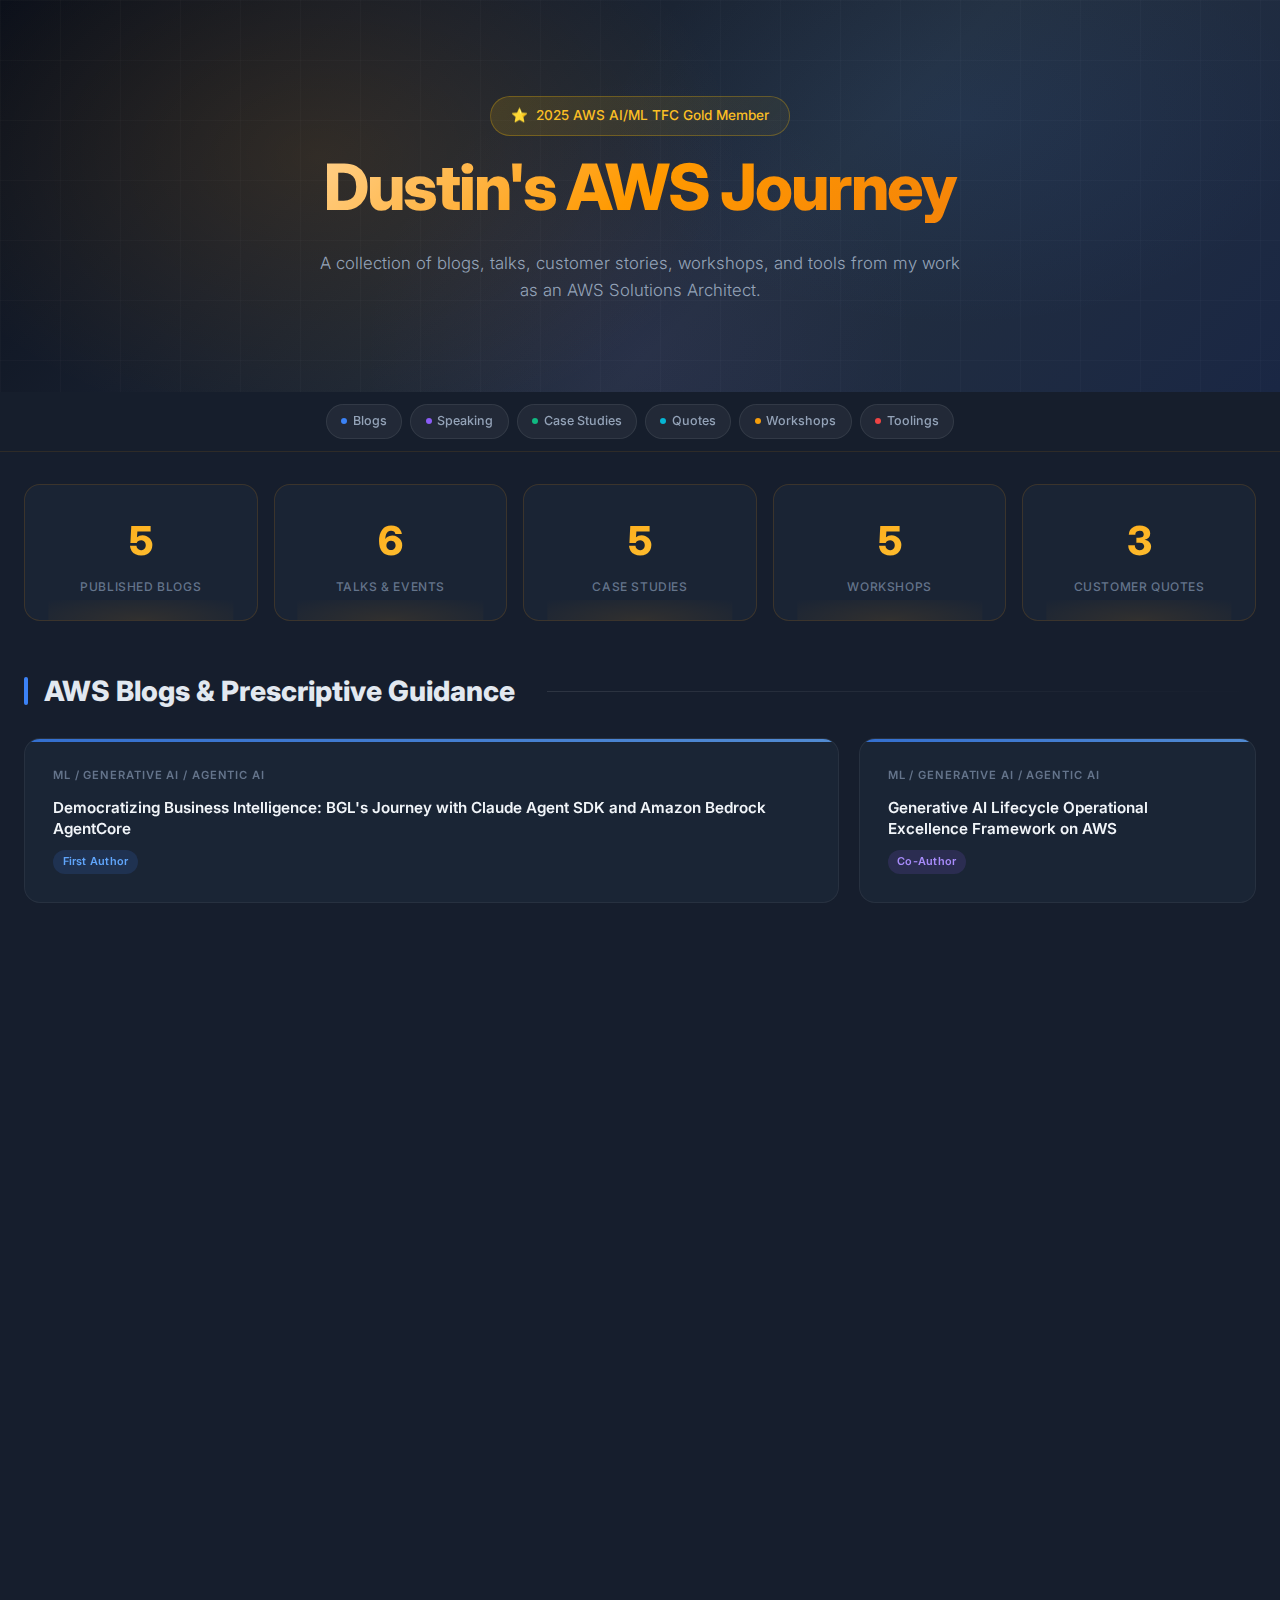
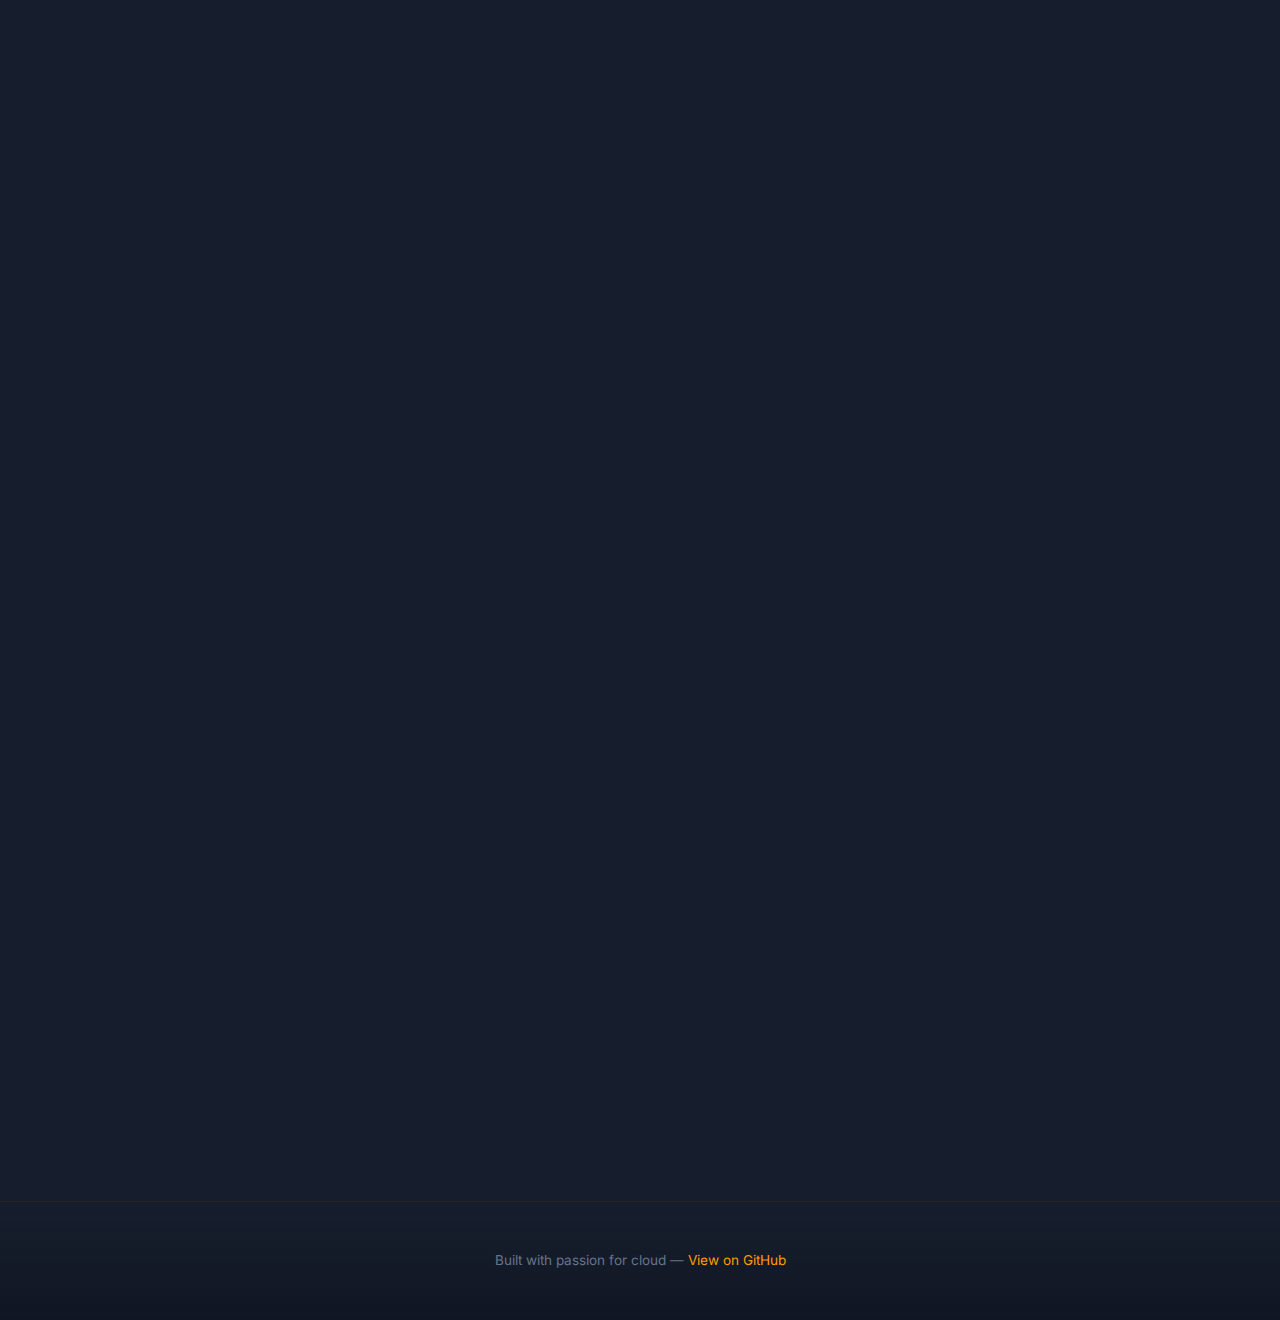
<file: index.html>
<!DOCTYPE html>
<html lang="en">
<head>
  <meta charset="UTF-8">
  <meta name="viewport" content="width=device-width, initial-scale=1.0">
  <title>Dustin's AWS Journey - Body of Work (Bento)</title>
  <meta name="description" content="AWS Solutions Architect Body of Work - Blogs, Speaking, Customer Case Studies, Workshops and more.">
  <link rel="stylesheet" href="css/shared.css">
  <link rel="stylesheet" href="css/bento.css">
</head>
<body>

  <!-- Hero Header -->
  <header class="bento-header">
    <div class="award-badge">2025 AWS AI/ML TFC Gold Member</div>
    <h1>Dustin's AWS Journey</h1>
    <p class="subtitle">A collection of blogs, talks, customer stories, workshops, and tools from my work as an AWS Solutions Architect.</p>
  </header>

  <!-- Filter Nav -->
  <nav class="filter-nav">
    <a href="#blogs" class="filter-pill" data-cat="blogs"><span class="dot"></span>Blogs</a>
    <a href="#speaking" class="filter-pill" data-cat="speaking"><span class="dot"></span>Speaking</a>
    <a href="#case-studies" class="filter-pill" data-cat="customers"><span class="dot"></span>Case Studies</a>
    <a href="#quotes" class="filter-pill" data-cat="quotes"><span class="dot"></span>Quotes</a>
    <a href="#workshops" class="filter-pill" data-cat="workshops"><span class="dot"></span>Workshops</a>
    <a href="#tools" class="filter-pill" data-cat="tools"><span class="dot"></span>Toolings</a>
  </nav>

  <div class="bento-container">

    <!-- Stats -->
    <div class="stats-row animate-on-scroll">
      <div class="stat-card">
        <div class="stat-number" data-target="5">0</div>
        <div class="stat-label">Published Blogs</div>
      </div>
      <div class="stat-card">
        <div class="stat-number" data-target="6">0</div>
        <div class="stat-label">Talks & Events</div>
      </div>
      <div class="stat-card">
        <div class="stat-number" data-target="5">0</div>
        <div class="stat-label">Case Studies</div>
      </div>
      <div class="stat-card">
        <div class="stat-number" data-target="5">0</div>
        <div class="stat-label">Workshops</div>
      </div>
      <div class="stat-card">
        <div class="stat-number" data-target="3">0</div>
        <div class="stat-label">Customer Quotes</div>
      </div>
    </div>

    <!-- Blogs Section -->
    <div id="blogs">
      <h2 class="bento-section-title animate-on-scroll"><span class="dot" style="background:var(--color-blogs)"></span>AWS Blogs & Prescriptive Guidance</h2>
      <div class="bento-grid">

        <div class="bento-card animate-on-scroll" data-category="blogs">
          <div class="card-category">ML / Generative AI / Agentic AI</div>
          <h3><a href="https://aws.amazon.com/blogs/machine-learning/democratizing-business-intelligence-bgls-journey-with-claude-agent-sdk-and-amazon-bedrock-agentcore/" target="_blank" rel="noopener">Democratizing Business Intelligence: BGL's Journey with Claude Agent SDK and Amazon Bedrock AgentCore</a></h3>
          <span class="card-tag first-author">First Author</span>
        </div>

        <div class="bento-card animate-on-scroll" data-category="blogs">
          <div class="card-category">ML / Generative AI / Agentic AI</div>
          <h3><a href="https://docs.aws.amazon.com/prescriptive-guidance/latest/gen-ai-lifecycle-operational-excellence/introduction.html" target="_blank" rel="noopener">Generative AI Lifecycle Operational Excellence Framework on AWS</a></h3>
          <span class="card-tag co-author">Co-Author</span>
        </div>

        <div class="bento-card animate-on-scroll" data-category="blogs">
          <div class="card-category">ML / Generative AI / Agentic AI</div>
          <h3><a href="https://aws.amazon.com/blogs/machine-learning/enhance-deployment-guardrails-with-inference-component-rolling-updates-for-amazon-sagemaker-ai-inference/" target="_blank" rel="noopener">Enhance Deployment Guardrails with Inference Component Rolling Updates for Amazon SageMaker AI Inference</a></h3>
          <span class="card-tag co-author">Co-Author</span>
        </div>

        <div class="bento-card animate-on-scroll" data-category="blogs">
          <div class="card-category">ML / Generative AI / Agentic AI</div>
          <h3><a href="https://builder.aws.com/content/35hACaxZKaIWCo2VCgt2fP7JOR4/scaling-agentic-coding-tools-like-claude-code-across-your-organization-what-we-learned-from-ctos-in-the-field" target="_blank" rel="noopener" class="internal-link" title="Internal - requires AWS access">Scaling Agentic Coding Tools Like Claude Code Across Your Organization</a></h3>
          <span class="card-tag first-author">First Author</span>
        </div>

        <div class="bento-card animate-on-scroll" data-category="blogs">
          <div class="card-category">ML / Generative AI / Agentic AI</div>
          <h3><a href="https://builder.aws.com/content/30O5JJPjEeCugL5MAfSM9TTcd9p/deploying-claude-agent-sdk-on-amazon-bedrock-agentcore-runtime" target="_blank" rel="noopener" class="internal-link" title="Internal - requires AWS access">Deploying Claude Agent SDK on Amazon Bedrock AgentCore Runtime</a></h3>
          <span class="card-tag first-author">First Author</span>
        </div>

      </div>
    </div>

    <!-- Speaking Section -->
    <div id="speaking">
      <h2 class="bento-section-title animate-on-scroll"><span class="dot" style="background:var(--color-speaking)"></span>Deep Dives, Summit Speaking & Hackathon</h2>
      <div class="bento-grid no-featured">

        <div class="bento-card has-image animate-on-scroll" data-category="speaking">
          <div class="card-category">2025 OneANZ Agentic Hackathon</div>
          <h3>Multi-Agent Powered Property Buyer Agency</h3>
          <span class="card-tag hackathon">Hackathon</span>
          <img src="images/landchecker_hackathon_final.jpg" alt="OneANZ Agentic Hackathon" loading="lazy" class="lightbox-trigger">
        </div>

        <div class="bento-card has-image animate-on-scroll" data-category="speaking">
          <div class="card-category">ML / Generative AI / Agentic AI</div>
          <h3>Video Q&A with Amazon Bedrock and Marqo AI</h3>
          <span class="card-tag joint-solution">AWS Joint Customer Solution</span>
          <img src="images/video_qa_with_amazon_bedrock_and_marqo_ai.png" alt="Video Q&A with Amazon Bedrock and Marqo AI" loading="lazy" class="lightbox-trigger">
        </div>

        <div class="bento-card has-image animate-on-scroll" data-category="speaking">
          <div class="card-category">ML / Generative AI / Agentic AI</div>
          <h3>Observability for GenAI Applications with Amazon Bedrock and Langfuse</h3>
          <div class="card-meta">AWS Global TFC Annual Summit, Seattle, WA, USA, April 2025</div>
          <span class="card-tag summit">TFC Summit</span>
          <img src="images/observability_for_GenAI_applications_with_bedrock_and_langfuse.png" alt="Observability for GenAI Applications" loading="lazy" class="lightbox-trigger">
        </div>

        <div class="bento-card has-image animate-on-scroll" data-category="speaking">
          <div class="card-category">ML / Generative AI / Agentic AI</div>
          <h3>GenAIOps with Langfuse</h3>
          <div class="card-meta">AWS Tech Summit Sydney 2025</div>
          <span class="card-tag summit">Tech Summit</span>
          <img src="images/genai_ops_aws_tech_summit_sydney.png" alt="GenAIOps with Langfuse" loading="lazy" class="lightbox-trigger">
        </div>

        <div class="bento-card has-image animate-on-scroll" data-category="speaking">
          <div class="card-category">ML / Generative AI / Agentic AI</div>
          <h3>Scaling Generative AI in Production with Amazon Nova</h3>
          <div class="card-meta">AWS Sydney Summit 2025 - With customer inGenious AI</div>
          <span class="card-tag summit">Sydney Summit</span>
          <img src="images/scaling_generative_ai_in_production_with_amazon_nova.png" alt="Scaling Generative AI in Production" loading="lazy" class="lightbox-trigger">
        </div>

        <div class="bento-card has-image animate-on-scroll" data-category="speaking">
          <div class="card-category">Data Analytics</div>
          <h3>Frugal Data Foundation for AI with Athena, DBT and Iceberg</h3>
          <div class="card-meta">AWS Tech Summit Sydney 2025</div>
          <span class="card-tag summit">Tech Summit</span>
          <img src="images/frugal_data_foundation_for_ai_with_amazon_athena_iceberg_dbt.png" alt="Frugal Data Foundation for AI" loading="lazy" class="lightbox-trigger">
        </div>

      </div>
    </div>

    <!-- Customer Case Studies -->
    <div id="case-studies">
      <h2 class="bento-section-title animate-on-scroll"><span class="dot" style="background:var(--color-customers)"></span>Customer Case Studies</h2>
      <div class="bento-grid">

        <div class="bento-card has-image animate-on-scroll" data-category="customers">
          <div class="card-category">ML / Generative AI / Agentic AI</div>
          <h3>WorkflowMax Intelligent Document Processing</h3>
          <img src="images/wfm_idp.png" alt="WorkflowMax IDP" loading="lazy" class="lightbox-trigger">
        </div>

        <div class="bento-card has-image animate-on-scroll" data-category="customers">
          <div class="card-category">ML / Generative AI / Agentic AI</div>
          <h3>Ingenious AI Amazon Nova LLM Case Study</h3>
          <img src="images/ingenious_ai_nova_case_study.png" alt="Ingenious AI Amazon Nova LLM Case Study" loading="lazy" class="lightbox-trigger">
        </div>

        <div class="bento-card has-image animate-on-scroll" data-category="customers">
          <div class="card-category">ML / Generative AI / Agentic AI</div>
          <h3>CrystalDelta Amazon Nova LLM Case Study</h3>
          <img src="images/crystal_delta_nova_case_study.png" alt="CrystalDelta Amazon Nova LLM Case Study" loading="lazy" class="lightbox-trigger">
        </div>

        <div class="bento-card has-image animate-on-scroll" data-category="customers">
          <div class="card-category">ML / Generative AI / Agentic AI</div>
          <h3>inGeniousAI re:Invent 2025 Keynote Highlight</h3>
          <span class="card-tag keynote">Keynote</span>
          <img src="images/ingenious_ai_nova.jpeg" alt="inGeniousAI re:Invent Keynote" loading="lazy" class="lightbox-trigger">
        </div>

        <div class="bento-card has-image animate-on-scroll" data-category="customers">
          <div class="card-category">Migration</div>
          <h3>WorkflowMax AWS Migration Case Study</h3>
          <img src="images/wfm_migration_case_study.png" alt="WorkflowMax AWS Migration Case Study" loading="lazy" class="lightbox-trigger">
        </div>

      </div>
    </div>

    <!-- Customer Quotes -->
    <div id="quotes">
      <h2 class="bento-section-title animate-on-scroll"><span class="dot" style="background:var(--color-quotes)"></span>Customer Quotes on AWS Services</h2>
      <div class="bento-grid no-featured">

        <div class="bento-card quote-card animate-on-scroll" data-category="quotes">
          <div class="quote-mark">&ldquo;</div>
          <div class="card-category">ML / Generative AI / Agentic AI</div>
          <h3><a href="https://aws.amazon.com/blogs/machine-learning/unlock-cost-savings-with-the-new-scale-down-to-zero-feature-in-amazon-sagemaker-inference/" target="_blank" rel="noopener">Unlock Cost Savings with the New Scale Down to Zero Feature in SageMaker Inference</a></h3>
          <div class="customer-name">Customer: Fortiro</div>
        </div>

        <div class="bento-card quote-card has-image animate-on-scroll" data-category="quotes">
          <div class="quote-mark">&ldquo;</div>
          <div class="card-category">ML / Generative AI / Agentic AI</div>
          <h3>Amazon Strands Agents SDK</h3>
          <div class="customer-name">Customer: Landchecker</div>
          <img src="images/landchecker_strands_testimoni.png" alt="Landchecker Strands Agents SDK testimonial" loading="lazy" class="lightbox-trigger">
        </div>

        <div class="bento-card quote-card has-image animate-on-scroll" data-category="quotes">
          <div class="quote-mark">&ldquo;</div>
          <div class="card-category">ML / Generative AI / Agentic AI</div>
          <h3>Amazon Strands Agents SDK</h3>
          <div class="customer-name">Customer: TeamForm</div>
          <img src="images/teamform_strands_testimoni.png" alt="TeamForm Strands Agents SDK testimonial" loading="lazy" class="lightbox-trigger">
        </div>

      </div>
    </div>

    <!-- Workshops -->
    <div id="workshops">
      <h2 class="bento-section-title animate-on-scroll"><span class="dot" style="background:var(--color-workshops)"></span>Hands-on Workshops</h2>
      <div class="bento-grid">

        <div class="bento-card animate-on-scroll" data-category="workshops">
          <div class="card-category">ML / Generative AI / Agentic AI</div>
          <h3><a href="https://catalog.us-east-1.prod.workshops.aws/workshops/2ab3895e-8b7c-4f5c-b0c7-8597d6954290" target="_blank" rel="noopener">Agentic AI with Claude Agent SDK and Amazon Bedrock AgentCore</a></h3>
        </div>

        <div class="bento-card animate-on-scroll" data-category="workshops">
          <div class="card-category">ML / Generative AI / Agentic AI</div>
          <h3><a href="https://catalog.workshops.aws/claude-code-on-amazon-bedrock" target="_blank" rel="noopener">Supercharge Your Development with Claude Code on Amazon Bedrock</a></h3>
        </div>

        <div class="bento-card animate-on-scroll" data-category="workshops">
          <div class="card-category">ML / Generative AI / Agentic AI</div>
          <h3><a href="https://catalog.workshops.aws/genaiops-langfuse" target="_blank" rel="noopener">GenAI Ops with Langfuse</a></h3>
        </div>

        <div class="bento-card animate-on-scroll" data-category="workshops">
          <div class="card-category">Data Analytics</div>
          <h3><a href="https://catalog.us-east-1.prod.workshops.aws/workshops/b157ba93-af71-43f5-8230-eff4a6b26719" target="_blank" rel="noopener">Better Together: Snowflake + AWS for Analytics and GenAI Workload</a></h3>
        </div>

        <div class="bento-card animate-on-scroll" data-category="workshops">
          <div class="card-category">Data Analytics</div>
          <h3><a href="https://catalog.workshops.aws/open-source-analytics-architecture" target="_blank" rel="noopener">Cost Effective Modern Data Platform with Athena, DBT, Iceberg, Strands SDK and MCP</a></h3>
        </div>

      </div>
    </div>

    <!-- Toolings -->
    <div id="tools">
      <h2 class="bento-section-title animate-on-scroll"><span class="dot" style="background:var(--color-tools)"></span>Internal Toolings & Demos</h2>
      <div class="bento-grid no-featured">

        <div class="bento-card animate-on-scroll" data-category="tools">
          <div class="card-category">Contributor</div>
          <h3><a href="https://gitlab.aws.dev/dolivoj/pizza-bot" target="_blank" rel="noopener" class="internal-link" title="Internal - requires AWS access">Pizza Bot</a></h3>
          <div class="card-meta">AI-powered assistant that helps you complete common AWS tasks faster and more efficiently. Built on OpenAPI (REST) and Model Context Protocol (MCP) specifications.</div>
        </div>

        <div class="bento-card animate-on-scroll" data-category="tools">
          <div class="card-category">Contributor</div>
          <h3><a href="https://broadcast.amazon.com/videos/1416629" target="_blank" rel="noopener" class="internal-link" title="Internal - requires AWS access">Inferencing DeepSeek-R1-Distill-LLama-8B on Trainium2 and vLLM</a></h3>
        </div>

      </div>
    </div>

  </div>

  <!-- Footer -->
  <footer class="bento-footer">
    <p>Built with passion for cloud &mdash; <a href="https://github.com/grhaonan/my-aws-journey" target="_blank" rel="noopener">View on GitHub</a></p>
  </footer>

  <script src="js/main.js"></script>
  <script>
    // Dynamic stat counts - counts .bento-card elements in each section
    document.addEventListener('DOMContentLoaded', () => {
      const sectionMap = {
        'Published Blogs': '#blogs',
        'Talks & Events': '#speaking',
        'Case Studies': '#case-studies',
        'Workshops': '#workshops',
        'Customer Quotes': '#quotes',
      };
      document.querySelectorAll('.stat-card').forEach(card => {
        const label = card.querySelector('.stat-label')?.textContent.trim();
        const sectionId = sectionMap[label];
        if (sectionId) {
          const count = document.querySelectorAll(sectionId + ' .bento-card').length;
          const numEl = card.querySelector('.stat-number');
          if (numEl) numEl.setAttribute('data-target', count);
        }
      });
    });
  </script>
</body>
</html>
</file>
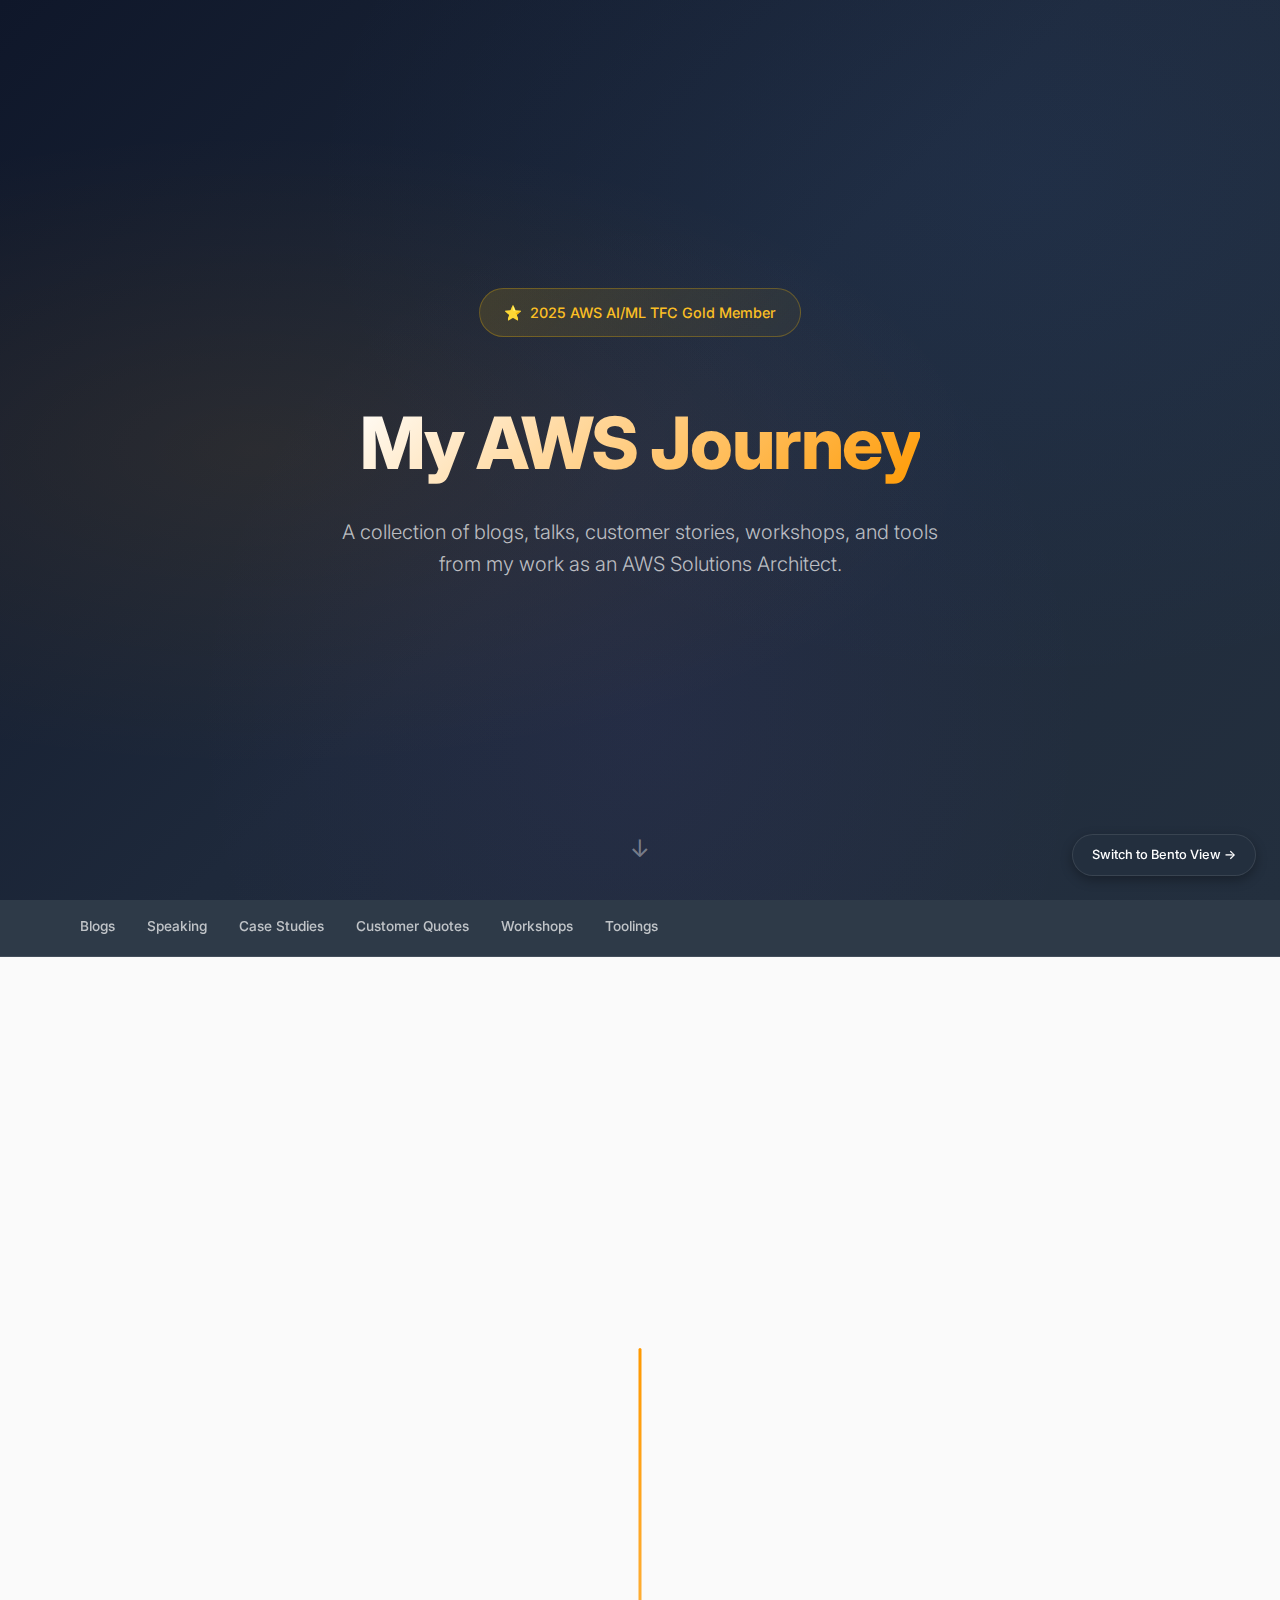
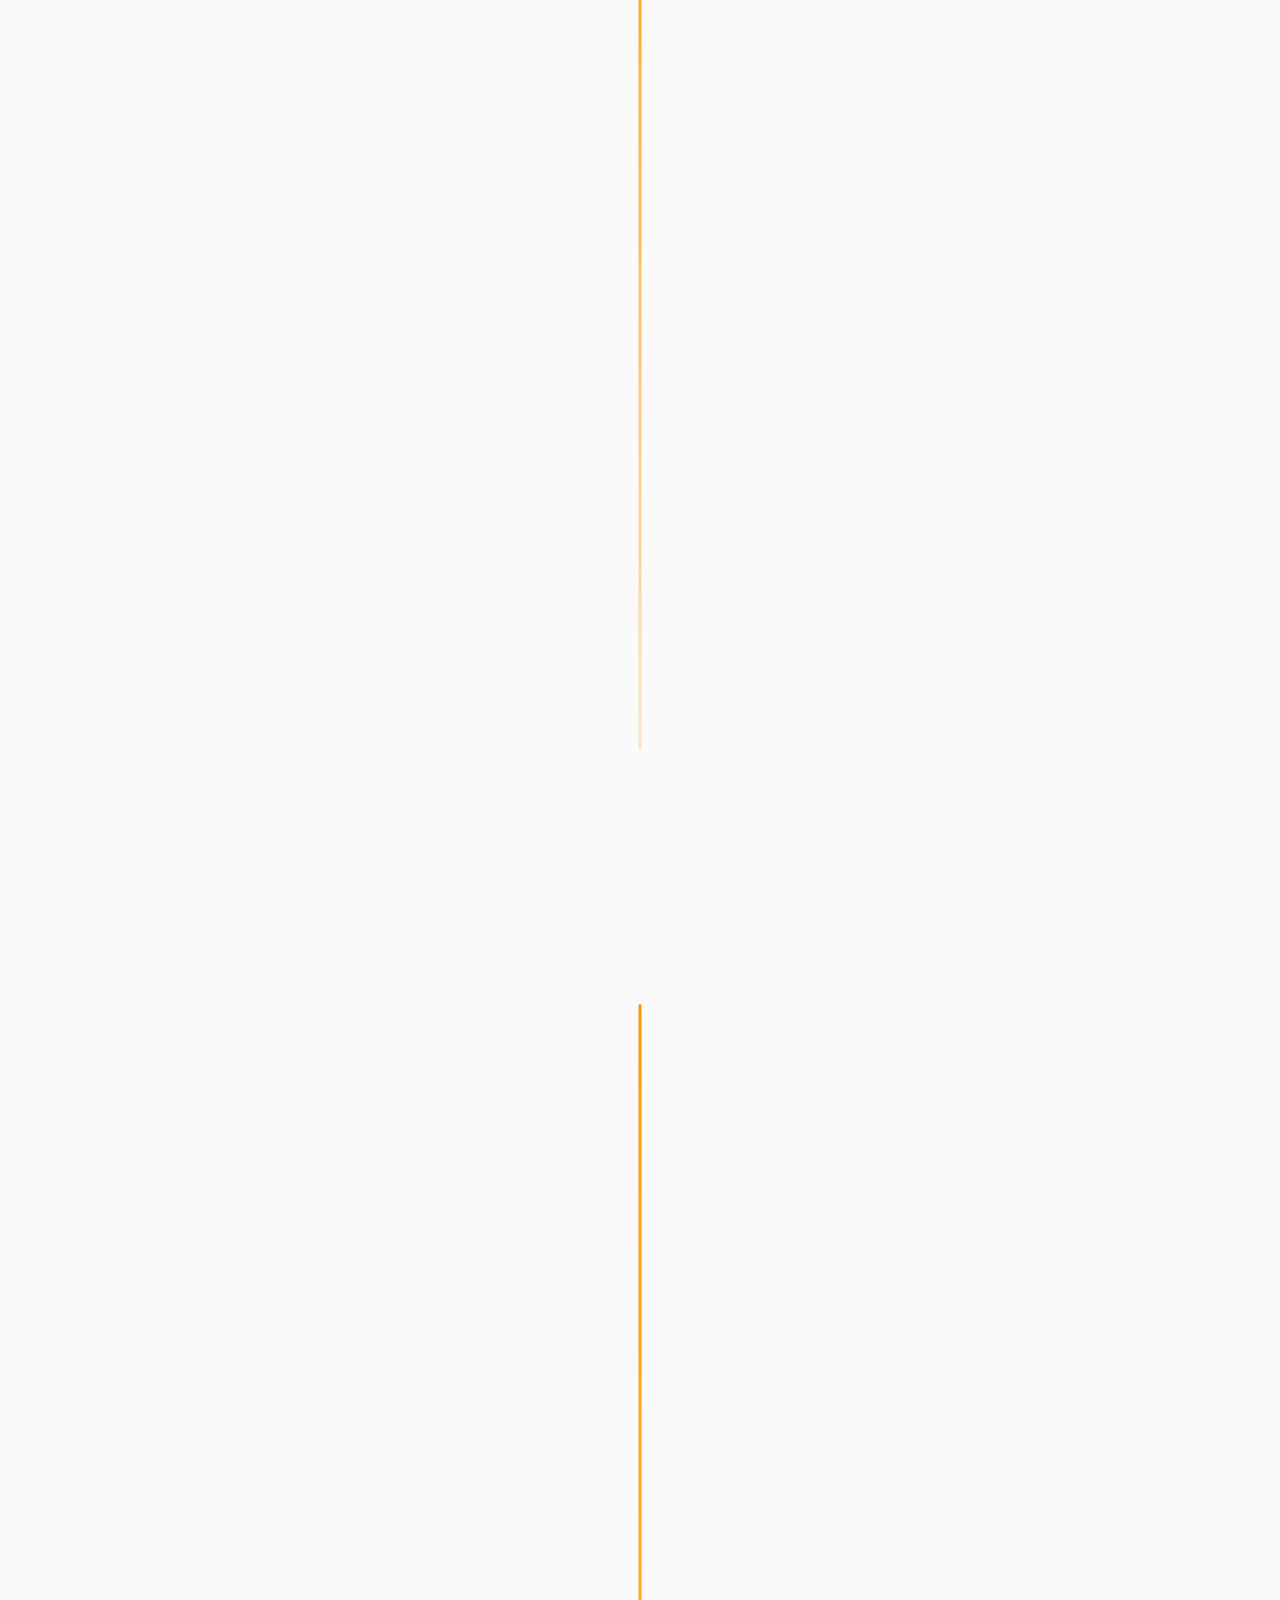
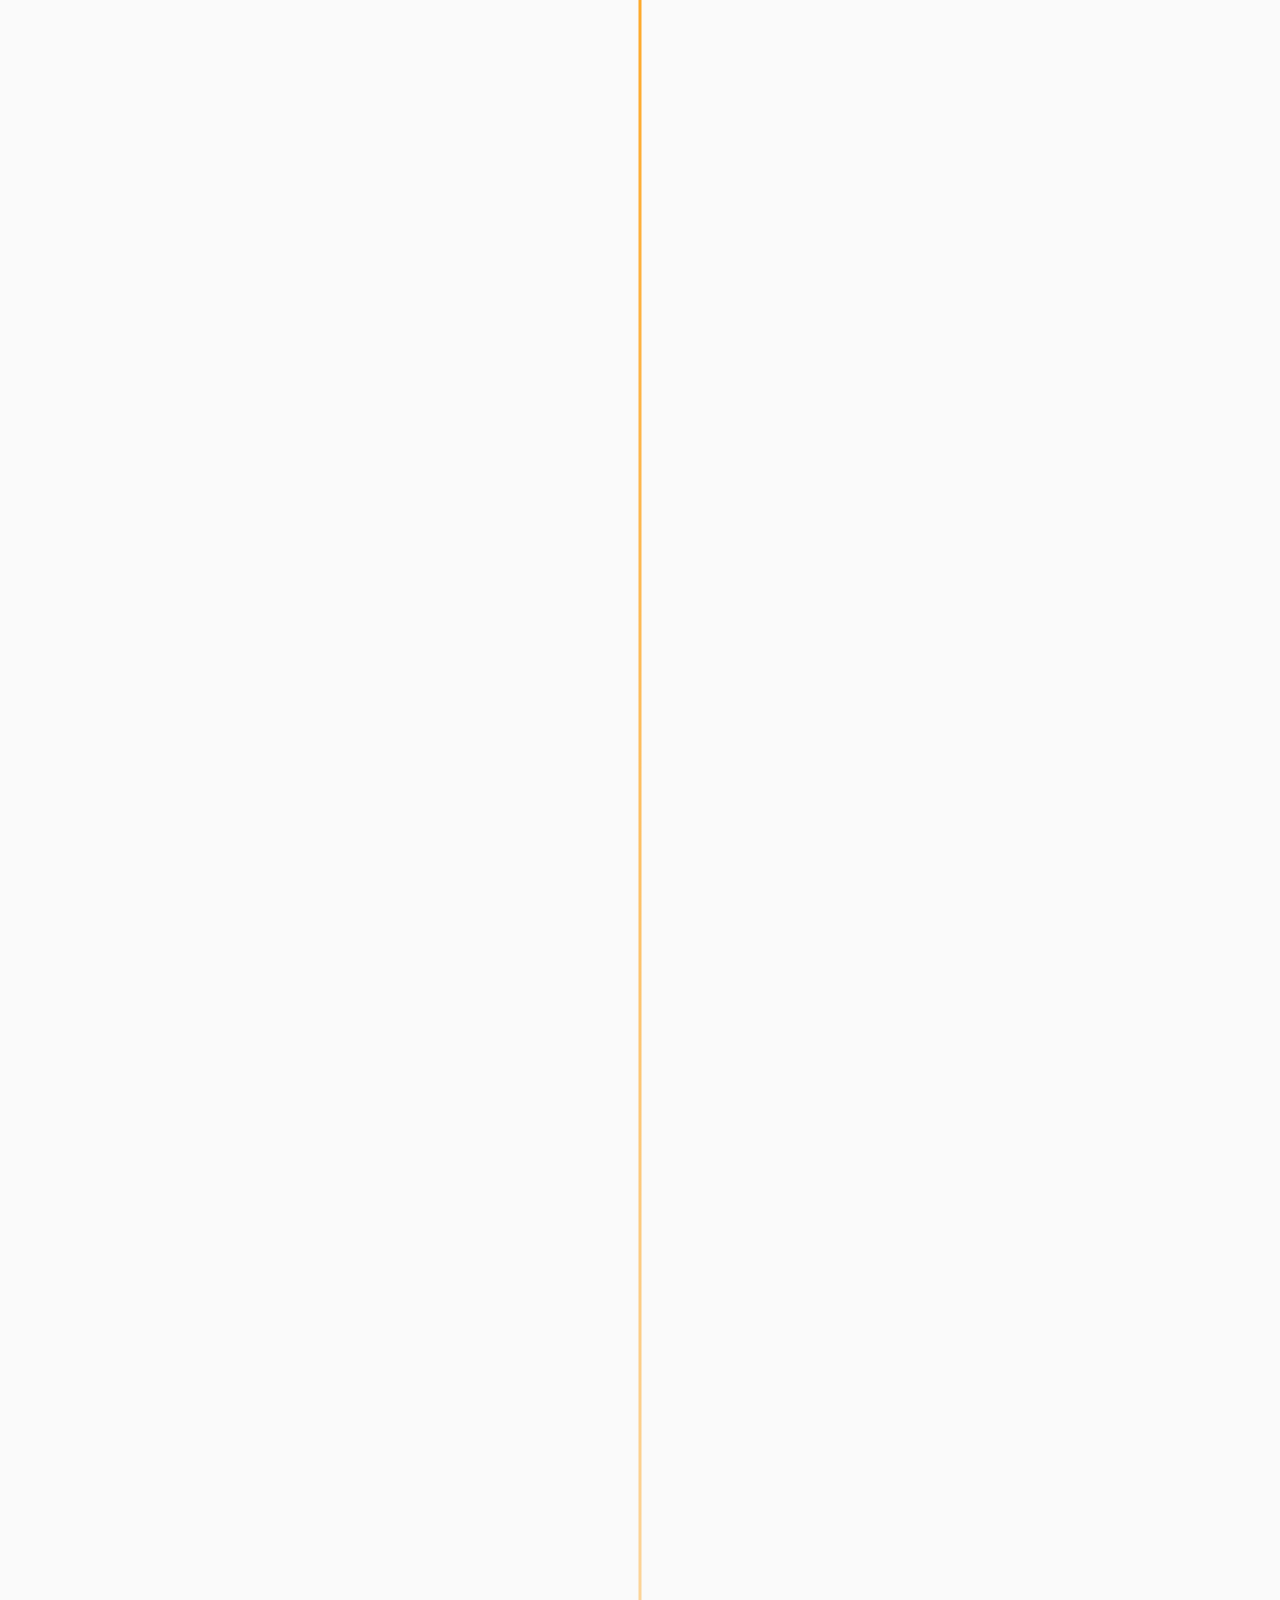
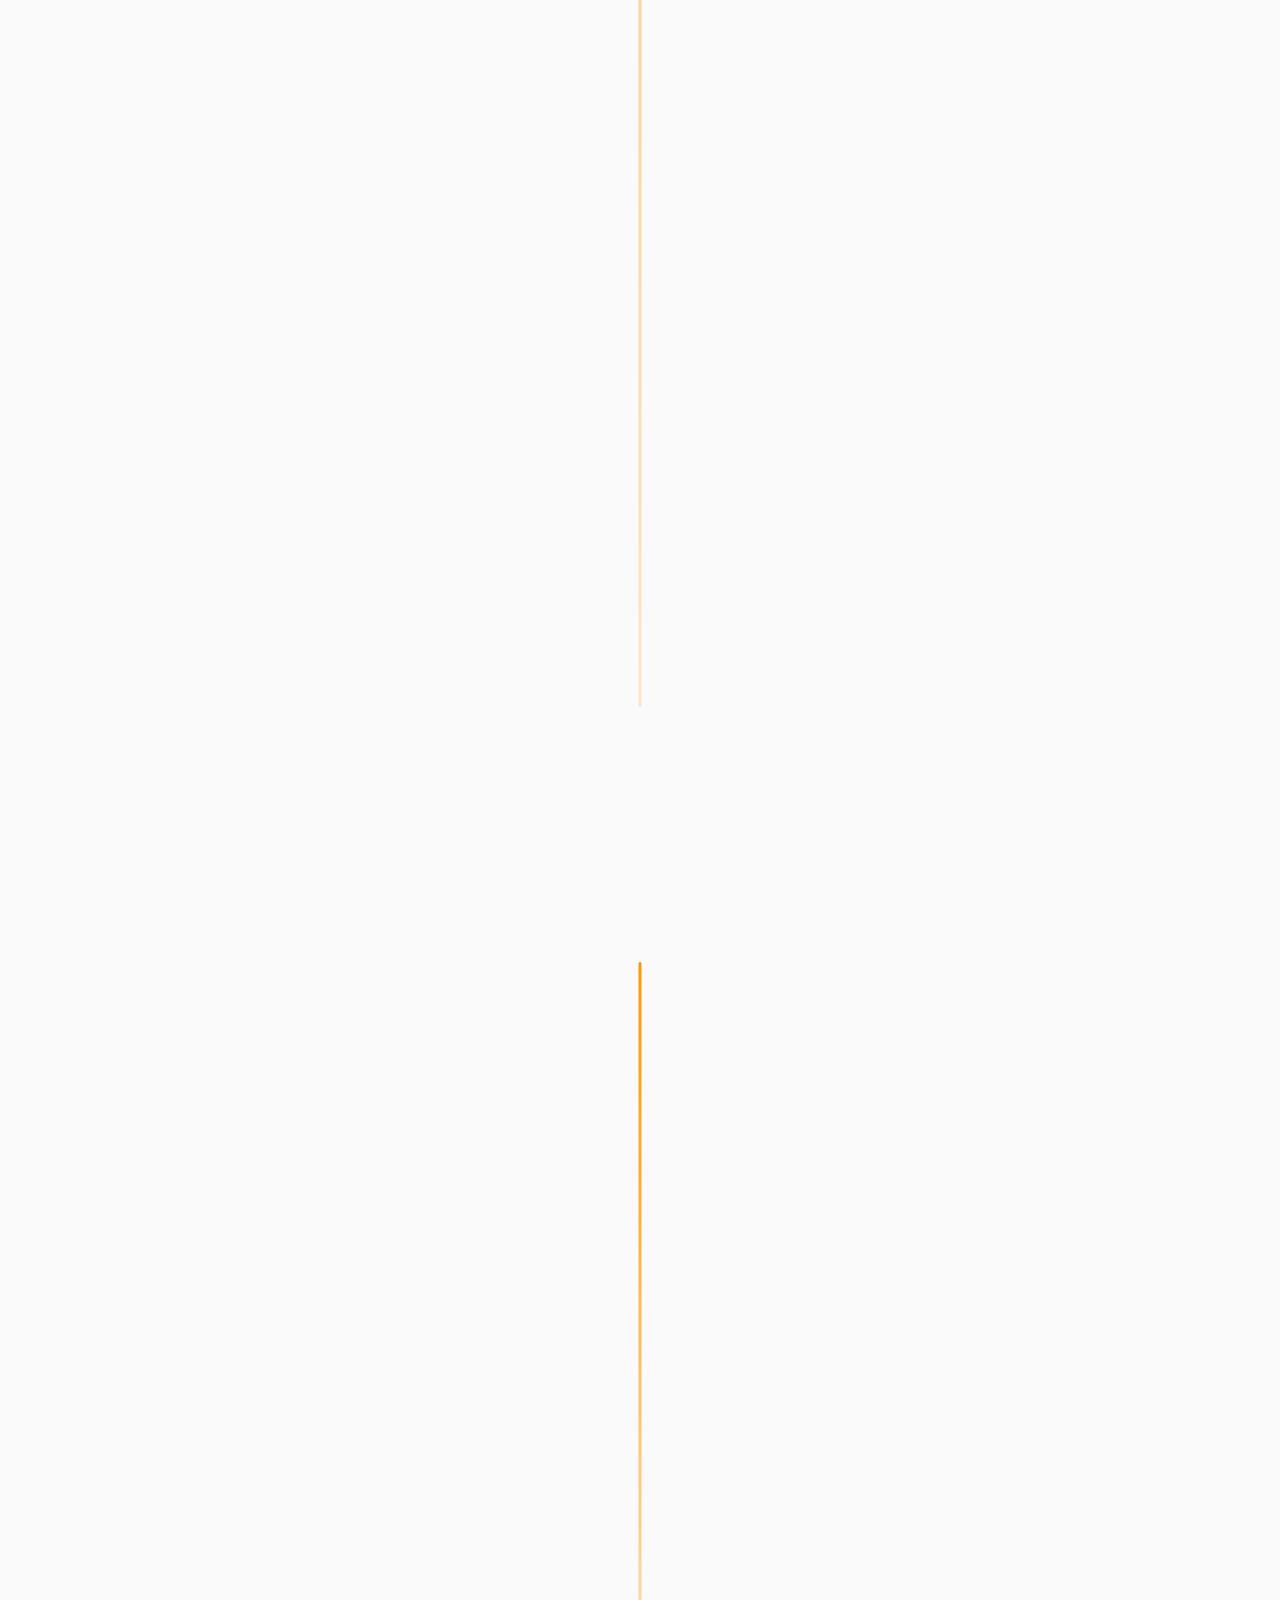
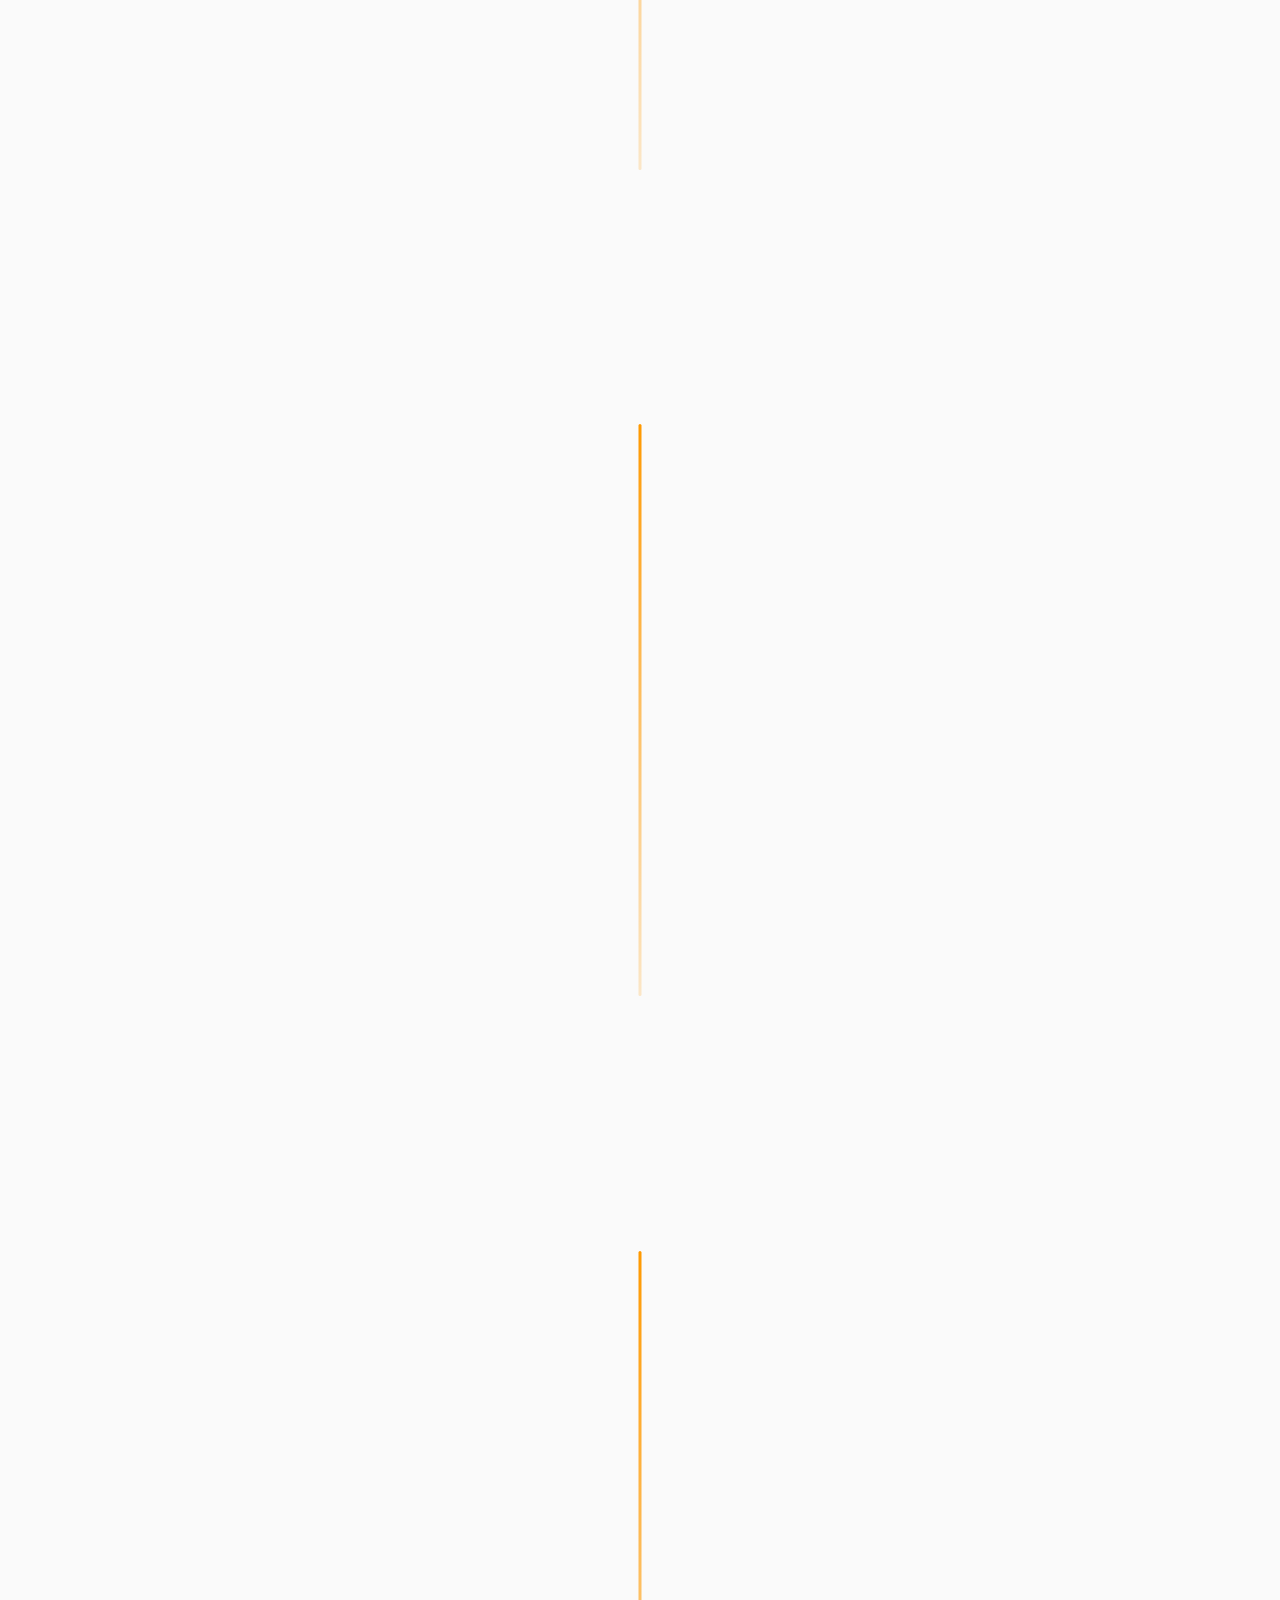
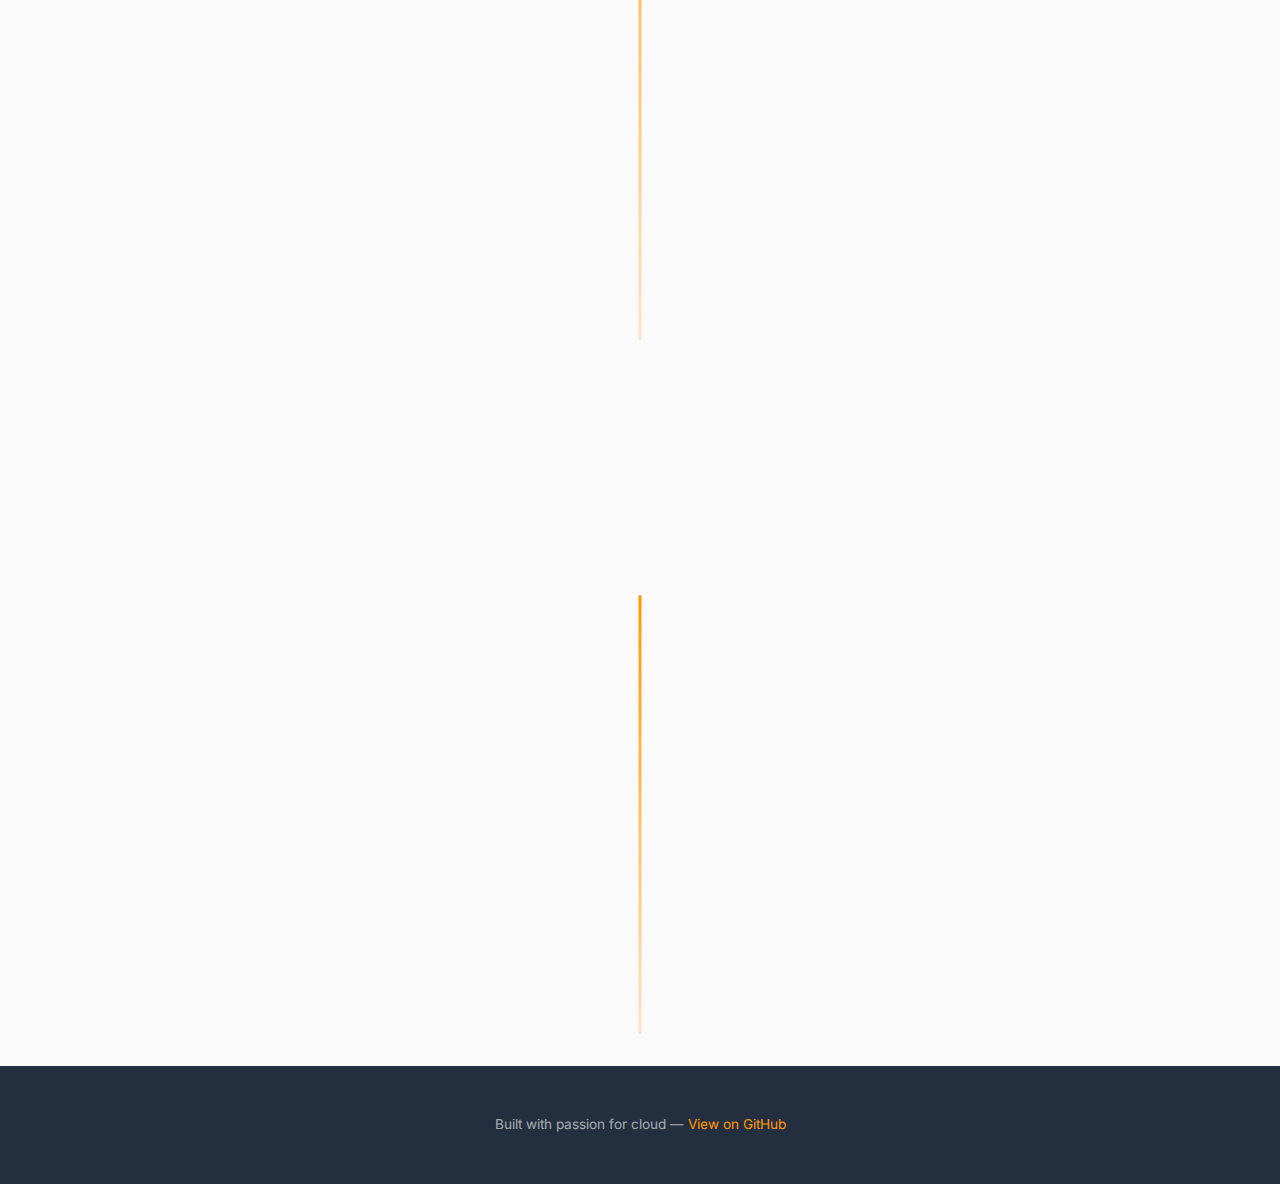
<file: docs/index.html>
<!DOCTYPE html>
<html lang="en">
<head>
  <meta charset="UTF-8">
  <meta name="viewport" content="width=device-width, initial-scale=1.0">
  <title>My AWS Journey - Body of Work</title>
  <meta name="description" content="AWS Solutions Architect Body of Work - Blogs, Speaking, Customer Case Studies, Workshops and more.">
  <link rel="stylesheet" href="css/shared.css">
  <link rel="stylesheet" href="css/timeline.css">
</head>
<body>

  <!-- Hero -->
  <section class="hero">
    <div class="award-badge">2025 AWS AI/ML TFC Gold Member</div>
    <h1>My AWS Journey</h1>
    <p class="subtitle">A collection of blogs, talks, customer stories, workshops, and tools from my work as an AWS Solutions Architect.</p>
    <div class="scroll-hint">&darr;</div>
  </section>

  <!-- Nav -->
  <nav class="nav">
    <div class="nav-inner">
      <a href="#blogs">Blogs</a>
      <a href="#speaking">Speaking</a>
      <a href="#case-studies">Case Studies</a>
      <a href="#quotes">Customer Quotes</a>
      <a href="#workshops">Workshops</a>
      <a href="#tools">Toolings</a>
    </div>
  </nav>

  <!-- Stats -->
  <div class="stats-bar animate-on-scroll">
    <div class="stat-item">
      <div class="stat-number">5</div>
      <div class="stat-label">Published Blogs</div>
    </div>
    <div class="stat-item">
      <div class="stat-number">6</div>
      <div class="stat-label">Talks & Events</div>
    </div>
    <div class="stat-item">
      <div class="stat-number">5</div>
      <div class="stat-label">Case Studies</div>
    </div>
    <div class="stat-item">
      <div class="stat-number">4</div>
      <div class="stat-label">Workshops</div>
    </div>
  </div>

  <!-- Blogs Section -->
  <section class="timeline-section" id="blogs">
    <div class="section-header animate-on-scroll">
      <span class="section-tag blogs">Blogs</span>
      <h2>AWS Blogs & Prescriptive Guidance</h2>
    </div>

    <div class="timeline">
      <!-- Blog 1 -->
      <div class="timeline-item animate-on-scroll">
        <div class="timeline-card">
          <div class="sub-category"><span class="category-dot" style="background:var(--color-blogs)"></span>ML / Generative AI / Agentic AI</div>
          <h3><a href="https://aws.amazon.com/blogs/machine-learning/democratizing-business-intelligence-bgls-journey-with-claude-agent-sdk-and-amazon-bedrock-agentcore/" target="_blank" rel="noopener">Democratizing Business Intelligence: BGL's Journey with Claude Agent SDK and Amazon Bedrock AgentCore</a></h3>
          <span class="tag first-author">First Author</span>
        </div>
      </div>

      <!-- Blog 2 -->
      <div class="timeline-item animate-on-scroll">
        <div class="timeline-card">
          <div class="sub-category"><span class="category-dot" style="background:var(--color-blogs)"></span>ML / Generative AI / Agentic AI</div>
          <h3><a href="https://docs.aws.amazon.com/prescriptive-guidance/latest/gen-ai-lifecycle-operational-excellence/introduction.html" target="_blank" rel="noopener">Generative AI Lifecycle Operational Excellence Framework on AWS</a></h3>
          <span class="tag co-author">Co-Author</span>
        </div>
      </div>

      <!-- Blog 3 -->
      <div class="timeline-item animate-on-scroll">
        <div class="timeline-card">
          <div class="sub-category"><span class="category-dot" style="background:var(--color-blogs)"></span>ML / Generative AI / Agentic AI</div>
          <h3><a href="https://aws.amazon.com/blogs/machine-learning/enhance-deployment-guardrails-with-inference-component-rolling-updates-for-amazon-sagemaker-ai-inference/" target="_blank" rel="noopener">Enhance Deployment Guardrails with Inference Component Rolling Updates for Amazon SageMaker AI Inference</a></h3>
        </div>
      </div>

      <!-- Blog 4 -->
      <div class="timeline-item animate-on-scroll">
        <div class="timeline-card">
          <div class="sub-category"><span class="category-dot" style="background:var(--color-blogs)"></span>ML / Generative AI / Agentic AI</div>
          <h3><a href="https://builder.aws.com/content/35hACaxZKaIWCo2VCgt2fP7JOR4/scaling-agentic-coding-tools-like-claude-code-across-your-organization-what-we-learned-from-ctos-in-the-field" target="_blank" rel="noopener" class="internal-link" title="Internal - requires AWS access">Scaling Agentic Coding Tools Like Claude Code Across Your Organization: What We Learned from CTOs in the Field</a></h3>
        </div>
      </div>

      <!-- Blog 5 -->
      <div class="timeline-item animate-on-scroll">
        <div class="timeline-card">
          <div class="sub-category"><span class="category-dot" style="background:var(--color-blogs)"></span>ML / Generative AI / Agentic AI</div>
          <h3><a href="https://builder.aws.com/content/30O5JJPjEeCugL5MAfSM9TTcd9p/deploying-claude-agent-sdk-on-amazon-bedrock-agentcore-runtime" target="_blank" rel="noopener" class="internal-link" title="Internal - requires AWS access">Deploying Claude Agent SDK on Amazon Bedrock AgentCore Runtime</a></h3>
        </div>
      </div>
    </div>
  </section>

  <!-- Speaking Section -->
  <section class="timeline-section" id="speaking">
    <div class="section-header animate-on-scroll">
      <span class="section-tag speaking">Speaking</span>
      <h2>Deep Dives, Summit Speaking & Hackathon</h2>
    </div>

    <div class="timeline">
      <!-- Hackathon -->
      <div class="timeline-item animate-on-scroll">
        <div class="timeline-card">
          <div class="sub-category"><span class="category-dot" style="background:var(--color-award)"></span>2025 OneANZ Agentic Hackathon</div>
          <h3>Multi-Agent Powered Property Buyer Agency</h3>
          <span class="tag hackathon">Hackathon</span>
          <img src="images/landchecker_hackathon_final.jpg" alt="OneANZ Agentic Hackathon - Multi-agent property buyer agency" loading="lazy" class="lightbox-trigger">
        </div>
      </div>

      <!-- Talk 1 -->
      <div class="timeline-item animate-on-scroll">
        <div class="timeline-card">
          <div class="sub-category"><span class="category-dot" style="background:var(--color-speaking)"></span>ML / Generative AI / Agentic AI</div>
          <h3>Video Q&A with Amazon Bedrock and Marqo AI</h3>
          <img src="images/video_qa_with_amazon_bedrock_and_marqo_ai.png" alt="Video Q&A with Amazon Bedrock and Marqo AI" loading="lazy" class="lightbox-trigger">
        </div>
      </div>

      <!-- Talk 2 -->
      <div class="timeline-item animate-on-scroll">
        <div class="timeline-card">
          <div class="sub-category"><span class="category-dot" style="background:var(--color-speaking)"></span>ML / Generative AI / Agentic AI</div>
          <h3>Observability for GenAI Applications with Amazon Bedrock and Langfuse</h3>
          <div class="meta">AWS Global Technical Field Community (TFC) Annual Summit, Seattle, WA, USA, April 2025</div>
          <span class="tag summit">TFC Summit</span>
          <img src="images/observability_for_GenAI_applications_with_bedrock_and_langfuse.png" alt="Observability for GenAI Applications with Bedrock and Langfuse" loading="lazy" class="lightbox-trigger">
        </div>
      </div>

      <!-- Talk 3 -->
      <div class="timeline-item animate-on-scroll">
        <div class="timeline-card">
          <div class="sub-category"><span class="category-dot" style="background:var(--color-speaking)"></span>ML / Generative AI / Agentic AI</div>
          <h3>GenAIOps with Langfuse</h3>
          <div class="meta">AWS Tech Summit Sydney 2025</div>
          <span class="tag summit">Tech Summit</span>
          <img src="images/genai_ops_aws_tech_summit_sydney.png" alt="GenAIOps with Langfuse - AWS Tech Summit Sydney 2025" loading="lazy" class="lightbox-trigger">
        </div>
      </div>

      <!-- Talk 4 -->
      <div class="timeline-item animate-on-scroll">
        <div class="timeline-card">
          <div class="sub-category"><span class="category-dot" style="background:var(--color-speaking)"></span>ML / Generative AI / Agentic AI</div>
          <h3>Scaling Generative AI in Production with Amazon Nova</h3>
          <div class="meta">AWS Sydney Summit 2025 - With customer inGenious AI</div>
          <span class="tag summit">Sydney Summit</span>
          <img src="images/scaling_generative_ai_in_production_with_amazon_nova.png" alt="Scaling Generative AI in Production with Amazon Nova" loading="lazy" class="lightbox-trigger">
        </div>
      </div>

      <!-- Talk 5 -->
      <div class="timeline-item animate-on-scroll">
        <div class="timeline-card">
          <div class="sub-category"><span class="category-dot" style="background:var(--color-workshops)"></span>Data Analytics</div>
          <h3>Frugal Data Foundation for AI with Athena, DBT and Iceberg</h3>
          <div class="meta">AWS Tech Summit Sydney 2025</div>
          <span class="tag summit">Tech Summit</span>
          <img src="images/frugal_data_foundation_for_ai_with_amazon_athena_iceberg_dbt.png" alt="Frugal Data Foundation for AI with Athena DBT and Iceberg" loading="lazy" class="lightbox-trigger">
        </div>
      </div>
    </div>
  </section>

  <!-- Customer Case Studies -->
  <section class="timeline-section" id="case-studies">
    <div class="section-header animate-on-scroll">
      <span class="section-tag customers">Case Studies</span>
      <h2>Customer Case Studies</h2>
    </div>

    <div class="timeline">
      <!-- Case 1 -->
      <div class="timeline-item animate-on-scroll">
        <div class="timeline-card">
          <div class="sub-category"><span class="category-dot" style="background:var(--color-customers)"></span>ML / Generative AI / Agentic AI</div>
          <h3>WorkflowMax Intelligent Document Processing</h3>
          <img src="images/wfm_idp.png" alt="WorkflowMax Intelligent Document Processing" loading="lazy" class="lightbox-trigger">
        </div>
      </div>

      <!-- Case 2 -->
      <div class="timeline-item animate-on-scroll">
        <div class="timeline-card">
          <div class="sub-category"><span class="category-dot" style="background:var(--color-customers)"></span>ML / Generative AI / Agentic AI</div>
          <h3><a href="https://aws.amazon.com/pt/solutions/case-studies/ingenious-ai-nova-case-study" target="_blank" rel="noopener">Ingenious AI Amazon Nova LLM Case Study</a></h3>
        </div>
      </div>

      <!-- Case 3 -->
      <div class="timeline-item animate-on-scroll">
        <div class="timeline-card">
          <div class="sub-category"><span class="category-dot" style="background:var(--color-customers)"></span>ML / Generative AI / Agentic AI</div>
          <h3><a href="https://crystaldelta.com/amazon-nova-ai-models-sydney/" target="_blank" rel="noopener">CrystalDelta Amazon Nova LLM Case Study</a></h3>
        </div>
      </div>

      <!-- Case 4 -->
      <div class="timeline-item animate-on-scroll">
        <div class="timeline-card">
          <div class="sub-category"><span class="category-dot" style="background:var(--color-customers)"></span>ML / Generative AI / Agentic AI</div>
          <h3>inGeniousAI re:Invent 2025 Keynote Highlight</h3>
          <span class="tag keynote">Keynote</span>
          <img src="images/ingenious_ai_nova.jpeg" alt="inGeniousAI re:Invent 2025 Keynote Highlight" loading="lazy" class="lightbox-trigger">
        </div>
      </div>

      <!-- Case 5 -->
      <div class="timeline-item animate-on-scroll">
        <div class="timeline-card">
          <div class="sub-category"><span class="category-dot" style="background:var(--color-customers)"></span>Migration</div>
          <h3><a href="https://aws.amazon.com/solutions/case-studies/workflowmax-case-study/" target="_blank" rel="noopener">WorkflowMax AWS Migration Case Study</a></h3>
        </div>
      </div>
    </div>
  </section>

  <!-- Customer Quotes -->
  <section class="timeline-section" id="quotes">
    <div class="section-header animate-on-scroll">
      <span class="section-tag quotes">Customer Quotes</span>
      <h2>Customer Quotes on AWS Services</h2>
    </div>

    <div class="timeline">
      <!-- Quote 1 -->
      <div class="timeline-item animate-on-scroll">
        <div class="timeline-card">
          <div class="sub-category"><span class="category-dot" style="background:var(--color-quotes)"></span>ML / Generative AI / Agentic AI</div>
          <h3><a href="https://aws.amazon.com/blogs/machine-learning/unlock-cost-savings-with-the-new-scale-down-to-zero-feature-in-amazon-sagemaker-inference/" target="_blank" rel="noopener">Customer Fortiro: Unlock Cost Savings with the New Scale Down to Zero Feature in SageMaker Inference</a></h3>
        </div>
      </div>

      <!-- Quote 2 -->
      <div class="timeline-item animate-on-scroll">
        <div class="timeline-card">
          <div class="sub-category"><span class="category-dot" style="background:var(--color-quotes)"></span>ML / Generative AI / Agentic AI</div>
          <h3><a href="https://strandsagents.com/latest/" target="_blank" rel="noopener">Customer Landchecker: Amazon Strands Agents SDK</a></h3>
        </div>
      </div>

      <!-- Quote 3 -->
      <div class="timeline-item animate-on-scroll">
        <div class="timeline-card">
          <div class="sub-category"><span class="category-dot" style="background:var(--color-quotes)"></span>ML / Generative AI / Agentic AI</div>
          <h3><a href="https://strandsagents.com/latest/" target="_blank" rel="noopener">Customer TeamForm: Amazon Strands Agents SDK</a></h3>
        </div>
      </div>
    </div>
  </section>

  <!-- Workshops -->
  <section class="timeline-section" id="workshops">
    <div class="section-header animate-on-scroll">
      <span class="section-tag workshops">Workshops</span>
      <h2>Hands-on Workshops</h2>
    </div>

    <div class="timeline">
      <!-- Workshop 1 -->
      <div class="timeline-item animate-on-scroll">
        <div class="timeline-card">
          <div class="sub-category"><span class="category-dot" style="background:var(--color-workshops)"></span>ML / Generative AI / Agentic AI</div>
          <h3><a href="https://catalog.workshops.aws/claude-code-on-amazon-bedrock" target="_blank" rel="noopener">Supercharge Your Development with Claude Code on Amazon Bedrock</a></h3>
        </div>
      </div>

      <!-- Workshop 2 -->
      <div class="timeline-item animate-on-scroll">
        <div class="timeline-card">
          <div class="sub-category"><span class="category-dot" style="background:var(--color-workshops)"></span>ML / Generative AI / Agentic AI</div>
          <h3><a href="https://catalog.workshops.aws/genaiops-langfuse" target="_blank" rel="noopener">GenAI Ops with Langfuse</a></h3>
        </div>
      </div>

      <!-- Workshop 3 -->
      <div class="timeline-item animate-on-scroll">
        <div class="timeline-card">
          <div class="sub-category"><span class="category-dot" style="background:var(--color-workshops)"></span>Data Analytics</div>
          <h3><a href="https://catalog.us-east-1.prod.workshops.aws/workshops/b157ba93-af71-43f5-8230-eff4a6b26719" target="_blank" rel="noopener">Better Together: Snowflake + AWS for Analytics and GenAI Workload</a></h3>
        </div>
      </div>

      <!-- Workshop 4 -->
      <div class="timeline-item animate-on-scroll">
        <div class="timeline-card">
          <div class="sub-category"><span class="category-dot" style="background:var(--color-workshops)"></span>Data Analytics</div>
          <h3><a href="https://catalog.workshops.aws/open-source-analytics-architecture" target="_blank" rel="noopener">Cost Effective Modern Data Platform with Athena, DBT, Iceberg, Strands SDK and MCP</a></h3>
        </div>
      </div>
    </div>
  </section>

  <!-- Toolings -->
  <section class="timeline-section" id="tools">
    <div class="section-header animate-on-scroll">
      <span class="section-tag tools">Toolings</span>
      <h2>Internal Toolings & Demos</h2>
    </div>

    <div class="timeline">
      <!-- Tool 1 -->
      <div class="timeline-item animate-on-scroll">
        <div class="timeline-card">
          <div class="sub-category"><span class="category-dot" style="background:var(--color-tools)"></span>Contributor</div>
          <h3><a href="https://gitlab.aws.dev/dolivoj/pizza-bot" target="_blank" rel="noopener" class="internal-link" title="Internal - requires AWS access">Pizza Bot</a></h3>
          <div class="meta">AI-powered assistant that helps you complete common AWS tasks faster and more efficiently. Built on OpenAPI (REST) and Model Context Protocol (MCP) specifications.</div>
        </div>
      </div>

      <!-- Tool 2 -->
      <div class="timeline-item animate-on-scroll">
        <div class="timeline-card">
          <div class="sub-category"><span class="category-dot" style="background:var(--color-tools)"></span>Contributor</div>
          <h3><a href="https://broadcast.amazon.com/videos/1416629" target="_blank" rel="noopener" class="internal-link" title="Internal - requires AWS access">Inferencing DeepSeek-R1-Distill-LLama-8B on Trainium2 and vLLM</a></h3>
        </div>
      </div>
    </div>
  </section>

  <!-- Footer -->
  <footer class="footer">
    <p>Built with passion for cloud &mdash; <a href="https://github.com/grhaonan/my-aws-journey" target="_blank" rel="noopener">View on GitHub</a></p>
  </footer>

  <!-- Version Switcher -->
  <a href="bento.html" class="version-switcher">Switch to Bento View &rarr;</a>

  <script src="js/main.js"></script>
</body>
</html>
</file>
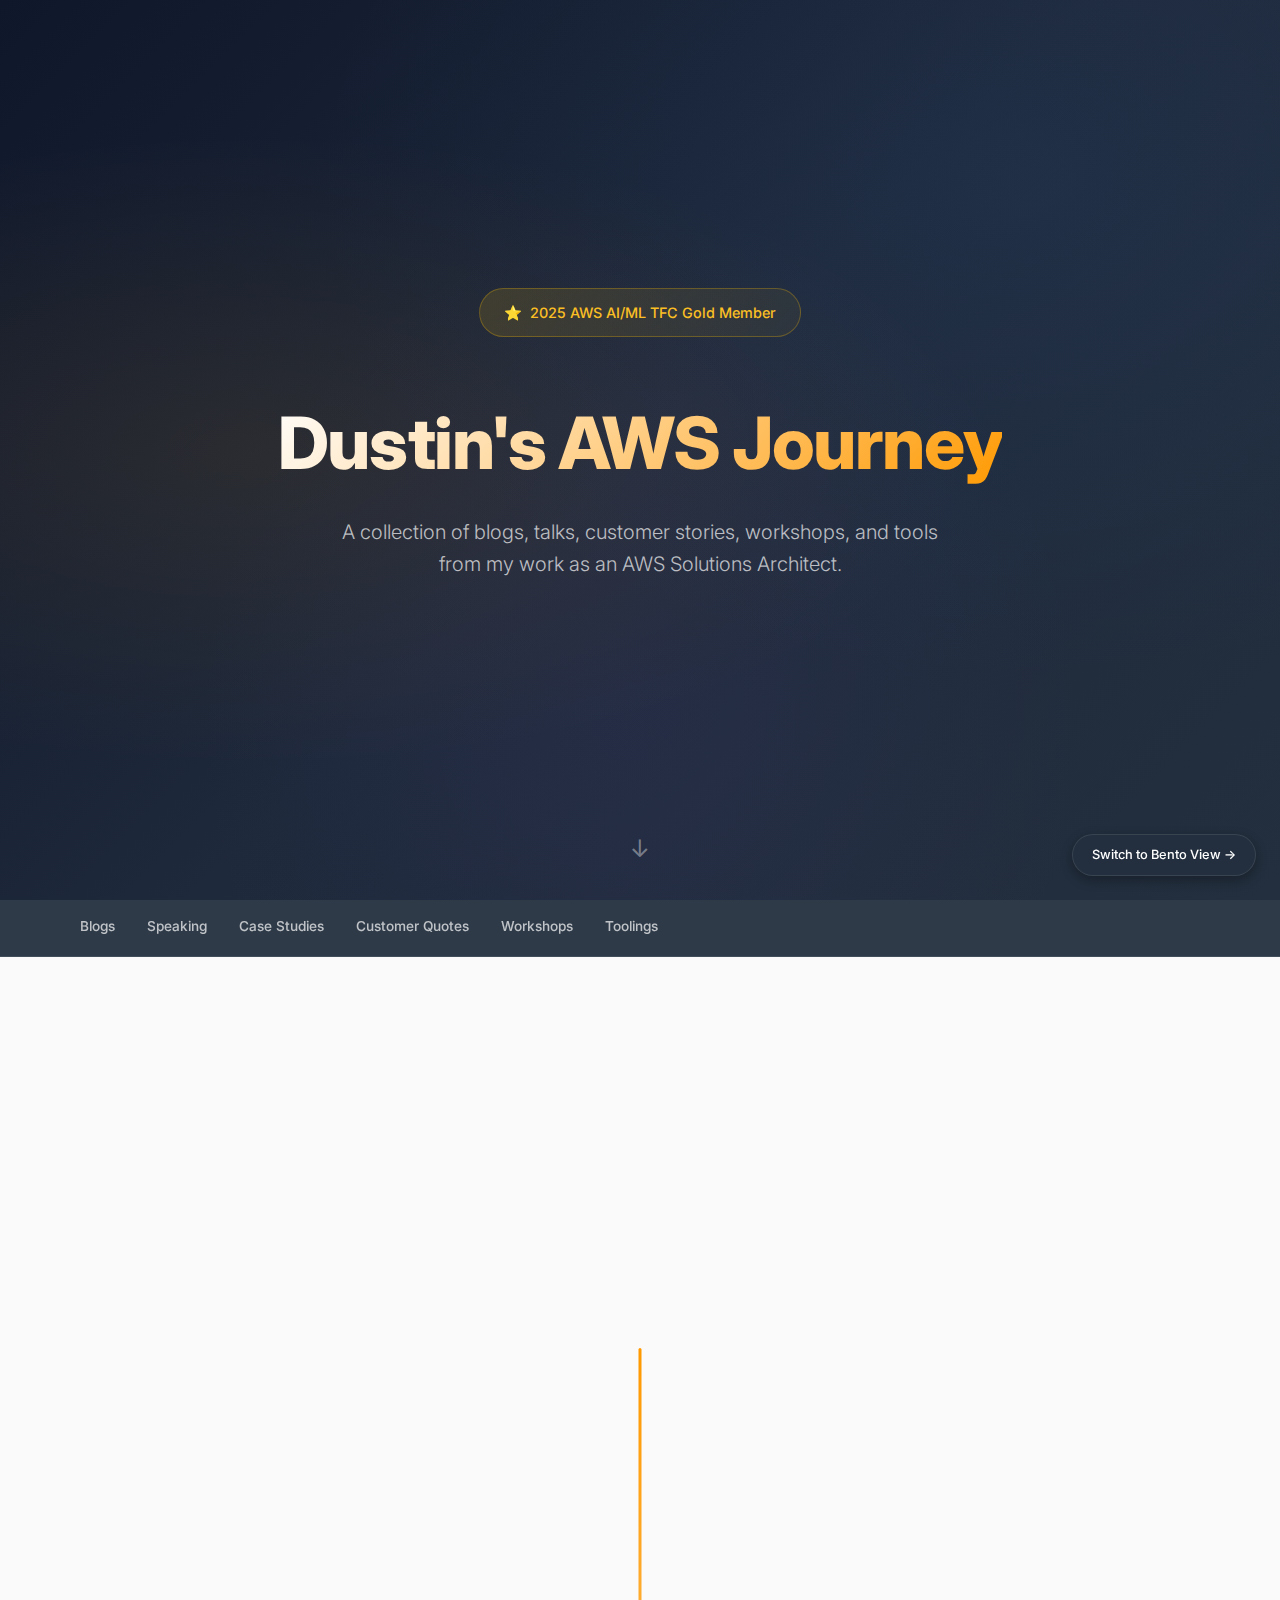
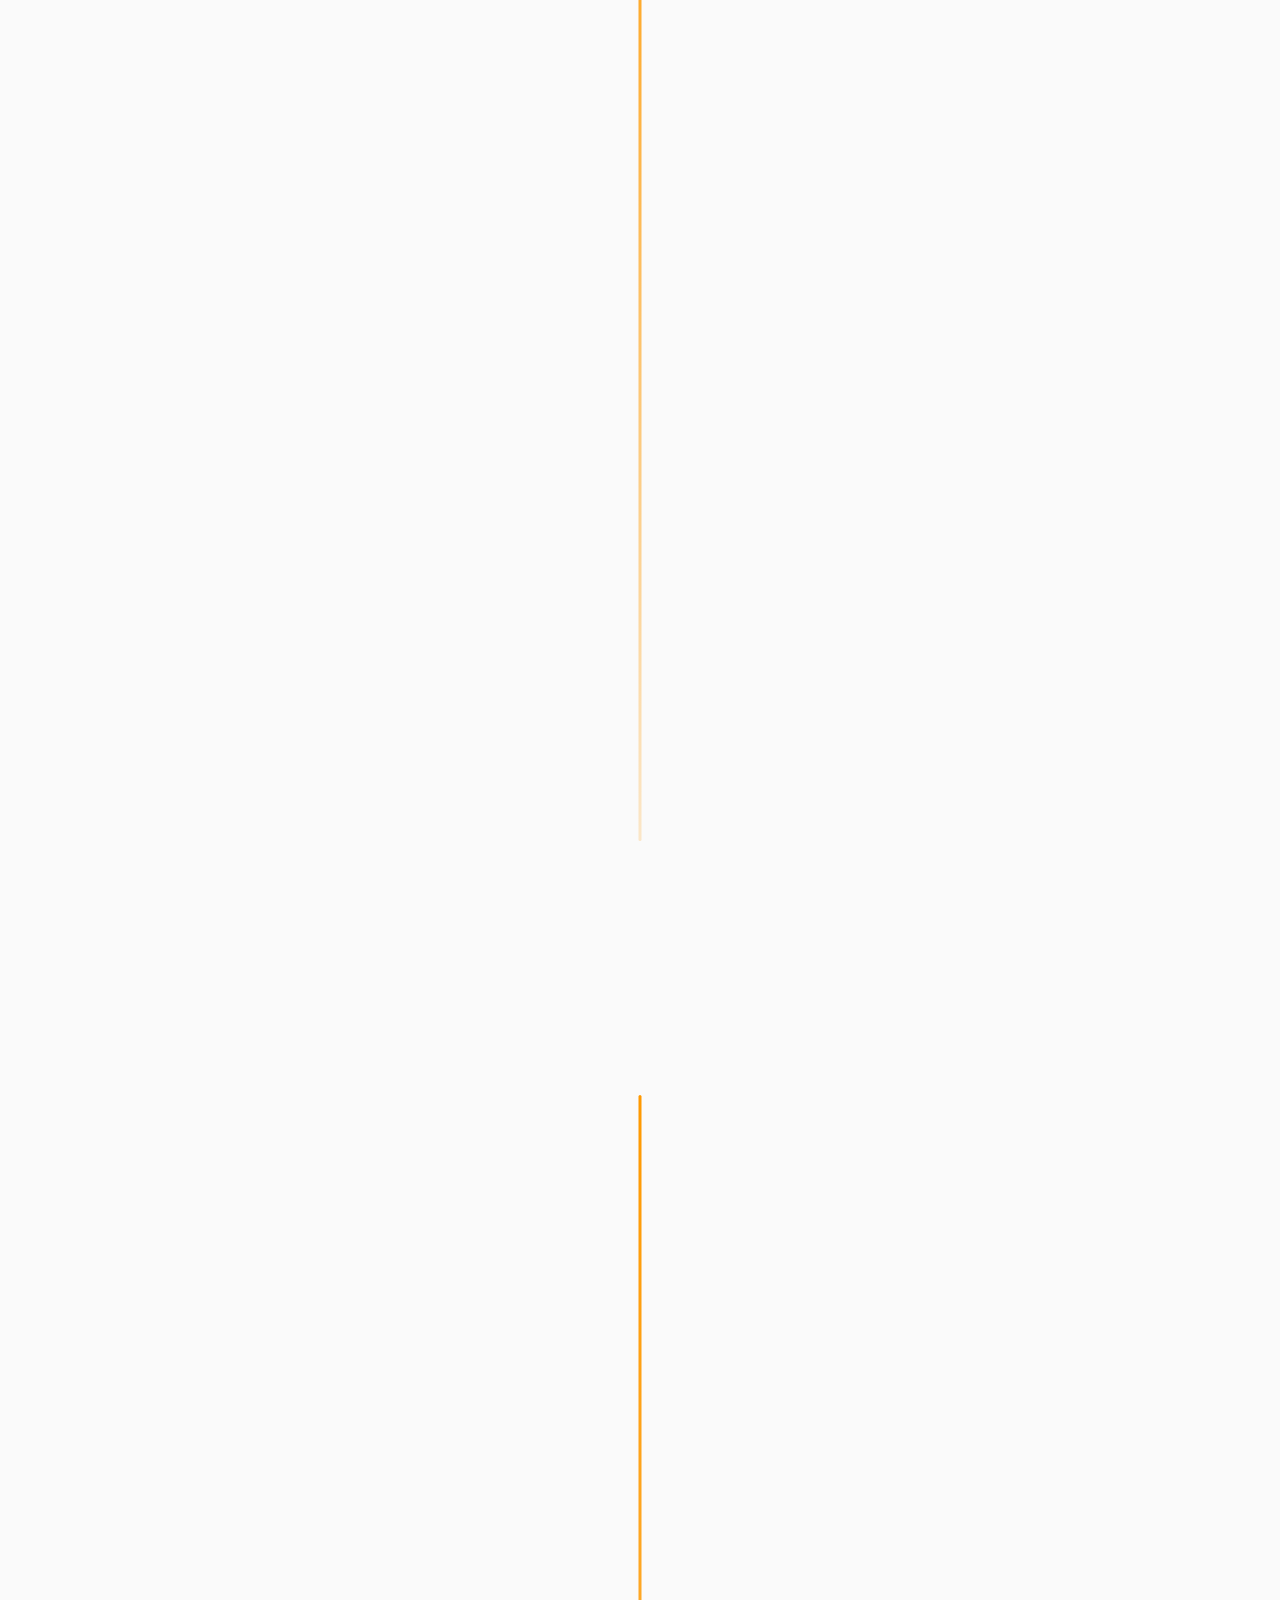
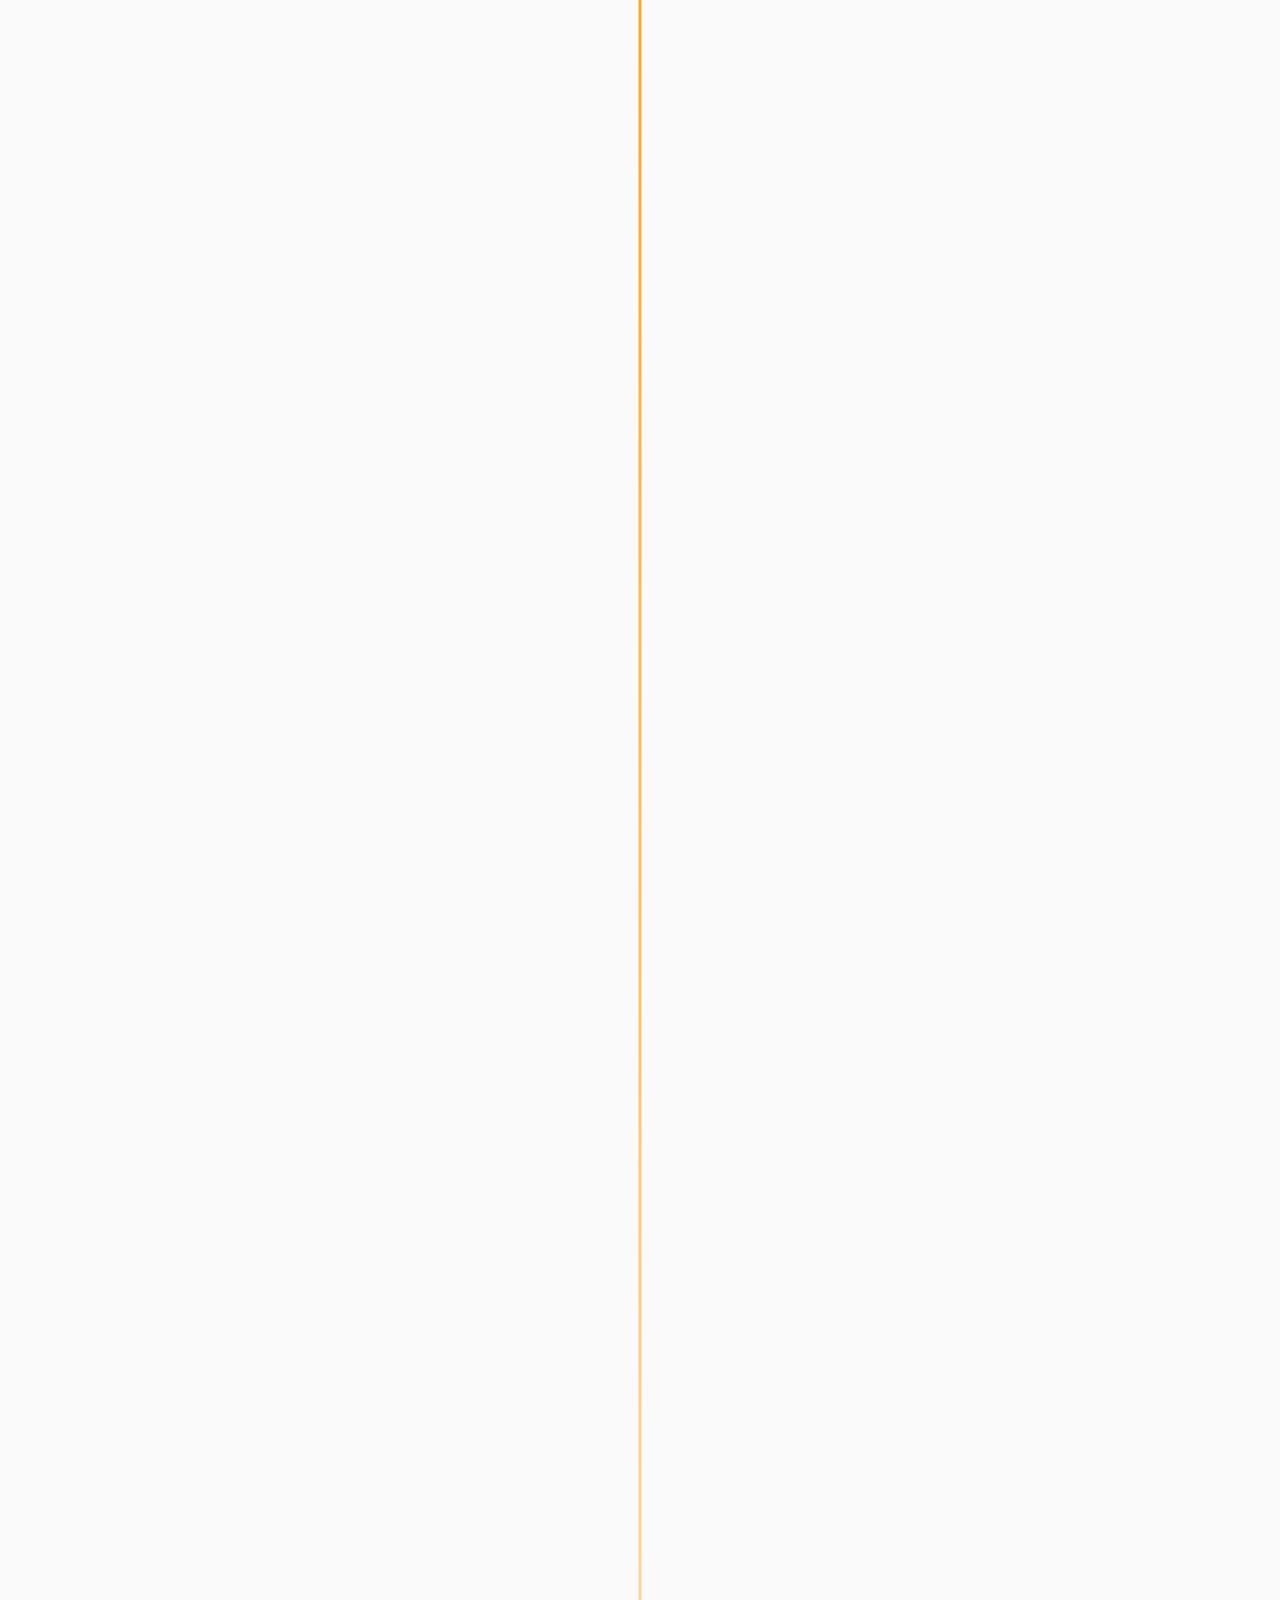
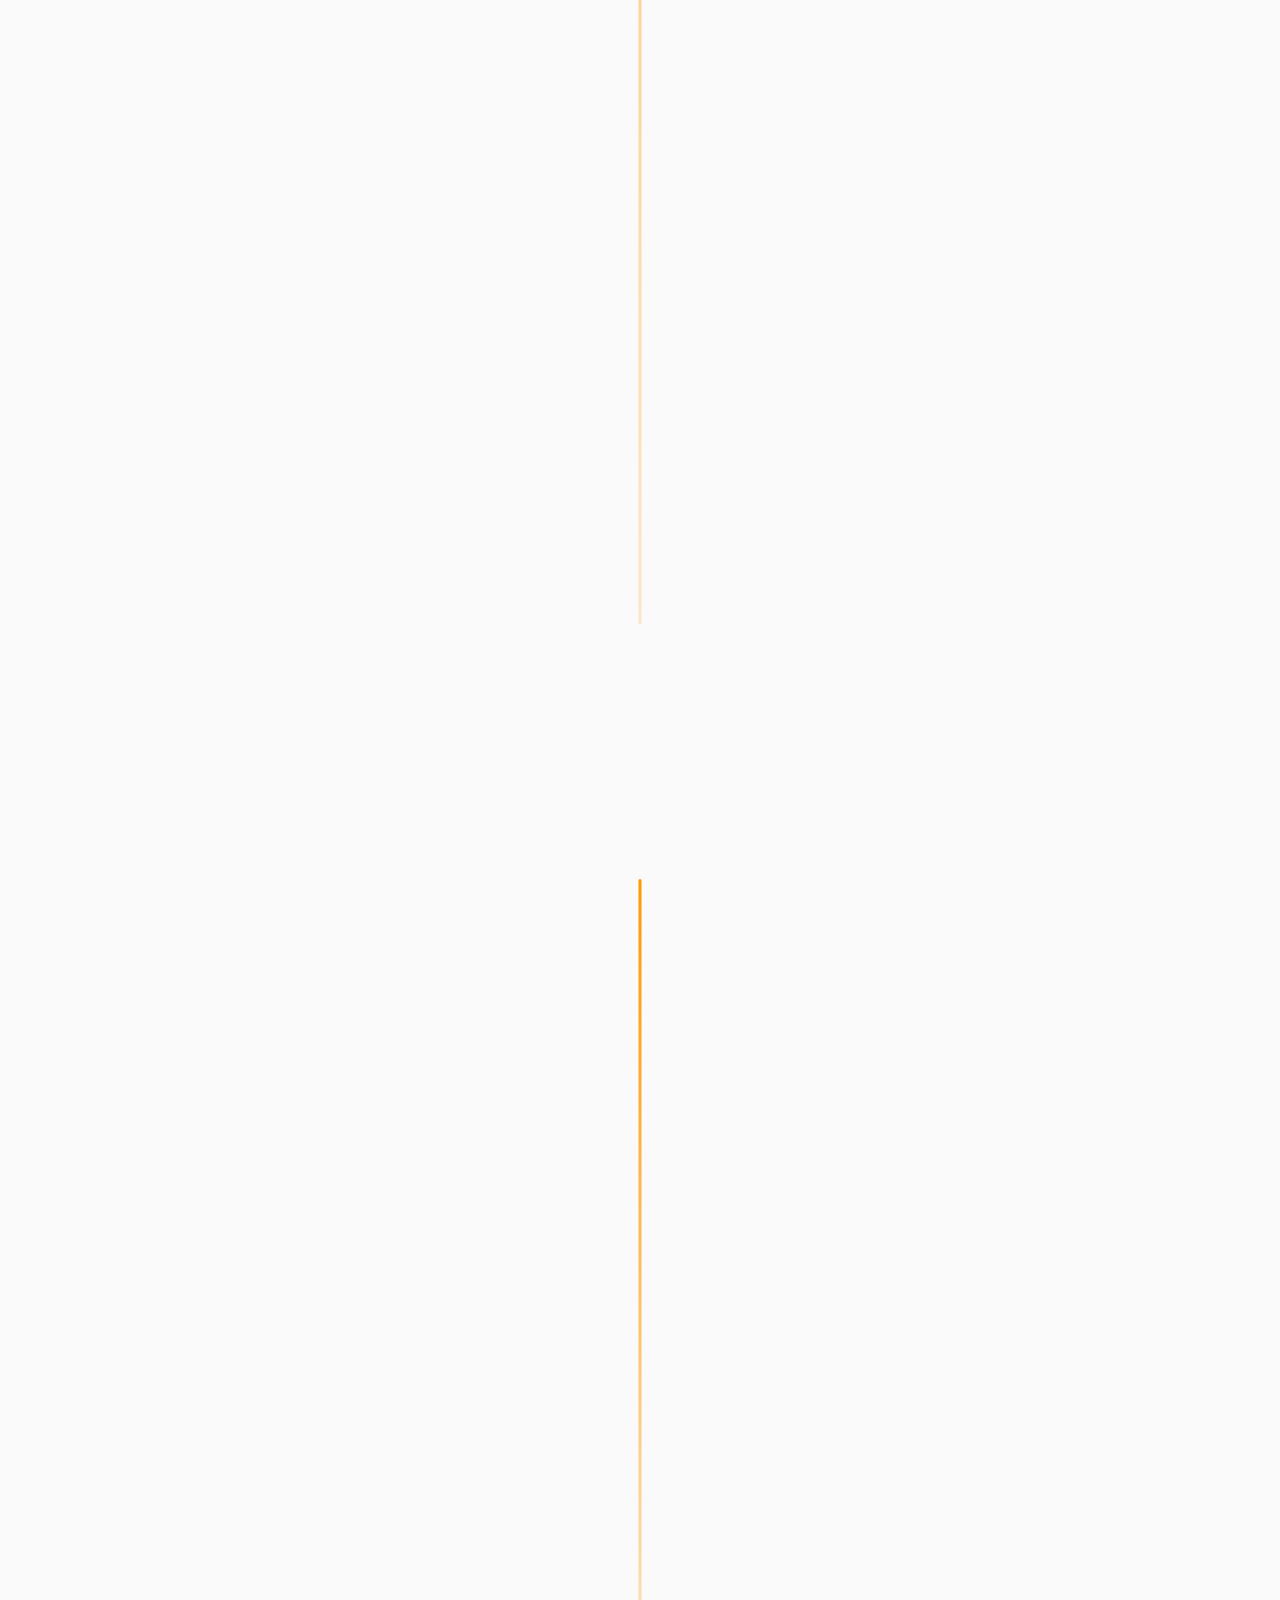
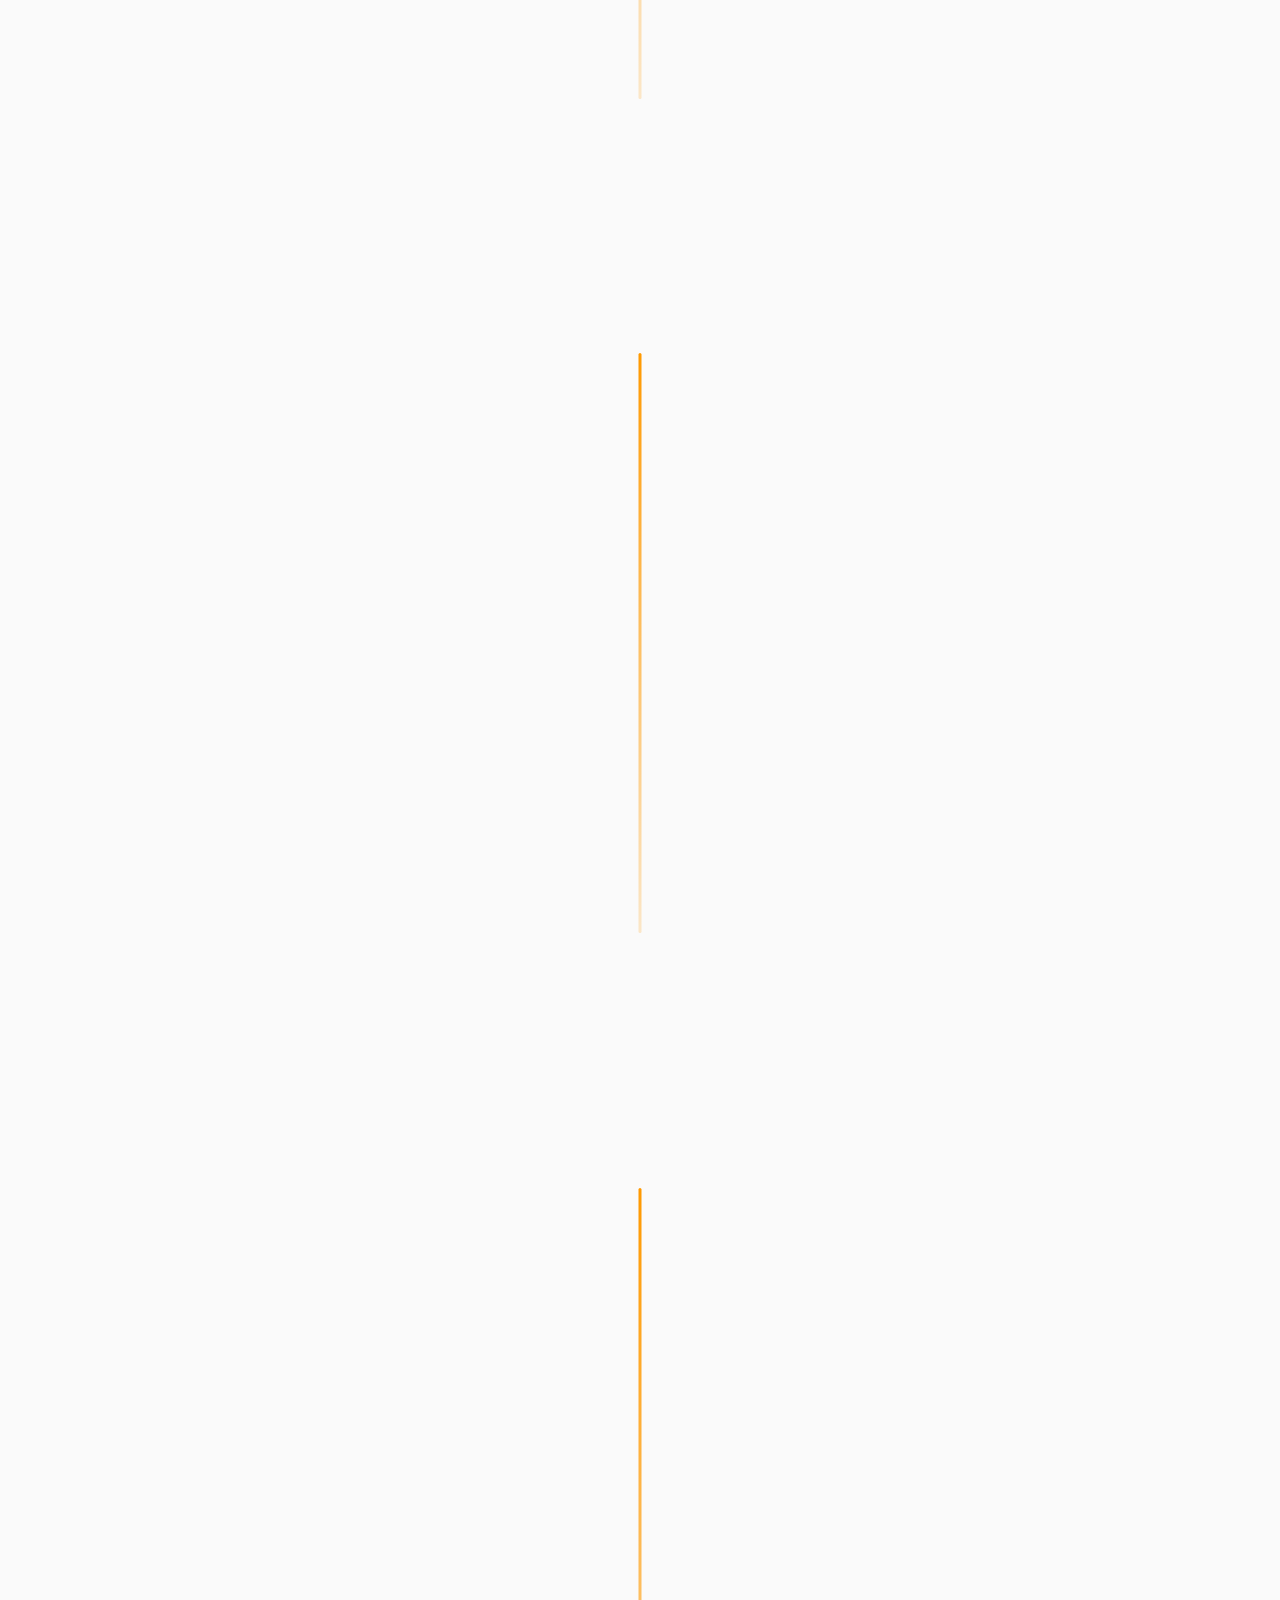
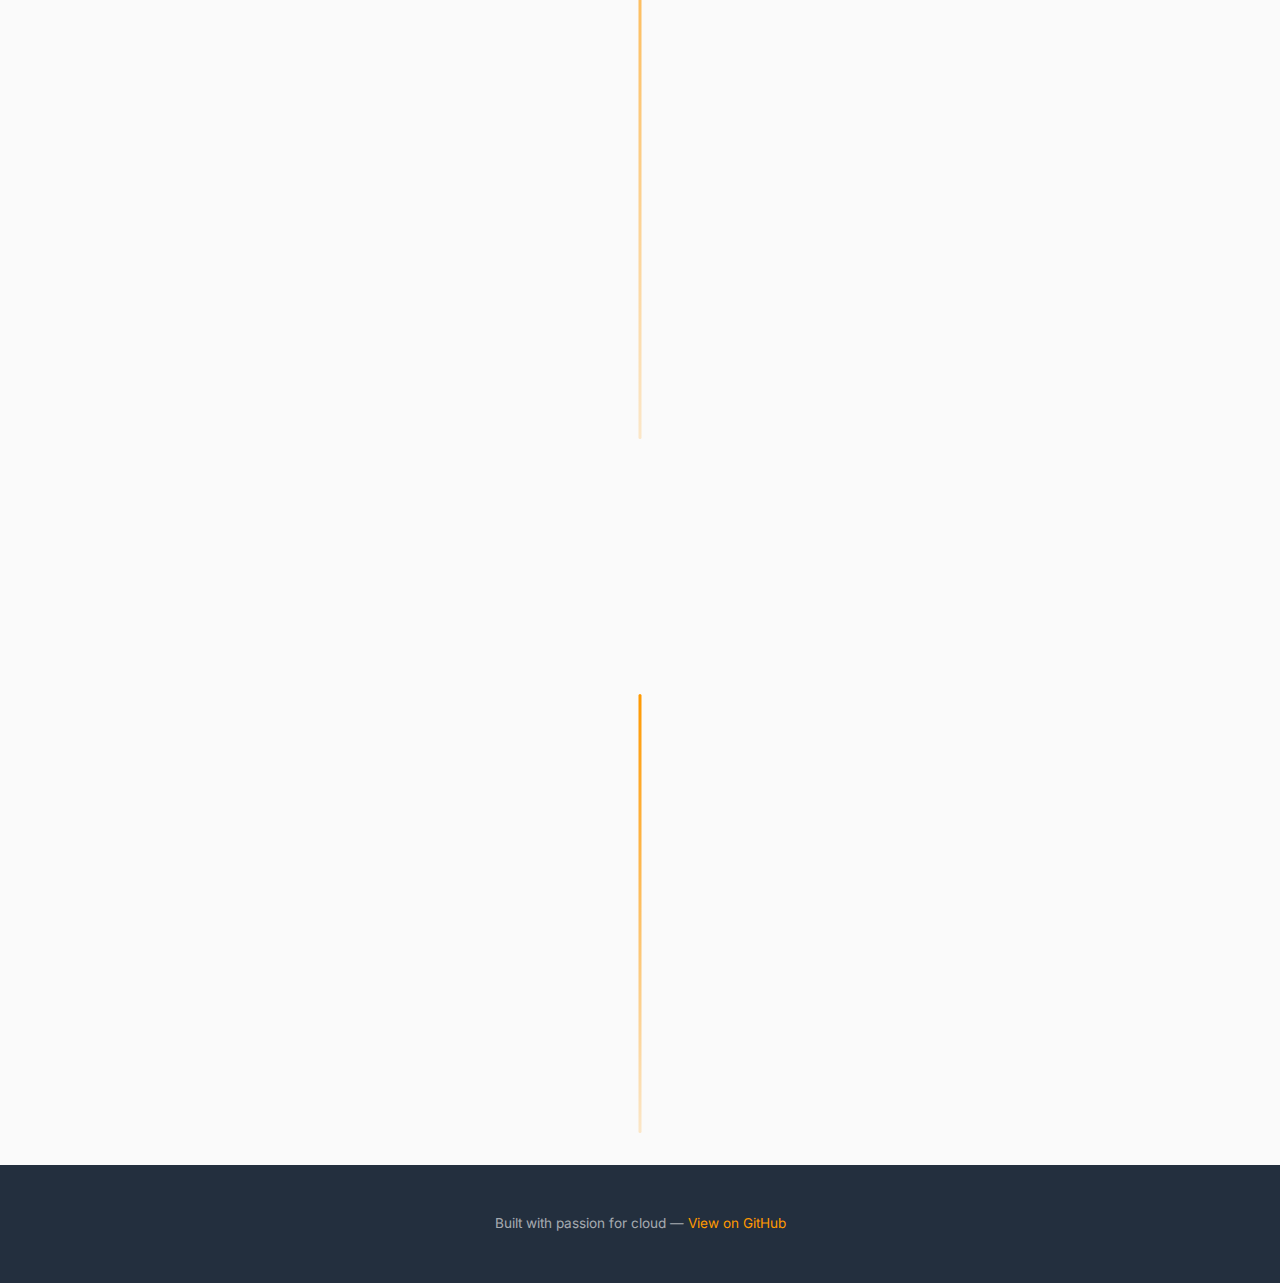
<file: timeline.html>
<!DOCTYPE html>
<html lang="en">
<head>
  <meta charset="UTF-8">
  <meta name="viewport" content="width=device-width, initial-scale=1.0">
  <title>Dustin's AWS Journey - Body of Work</title>
  <meta name="description" content="AWS Solutions Architect Body of Work - Blogs, Speaking, Customer Case Studies, Workshops and more.">
  <link rel="stylesheet" href="css/shared.css">
  <link rel="stylesheet" href="css/timeline.css">
</head>
<body>

  <!-- Hero -->
  <section class="hero">
    <div class="award-badge">2025 AWS AI/ML TFC Gold Member</div>
    <h1>Dustin's AWS Journey</h1>
    <p class="subtitle">A collection of blogs, talks, customer stories, workshops, and tools from my work as an AWS Solutions Architect.</p>
    <div class="scroll-hint">&darr;</div>
  </section>

  <!-- Nav -->
  <nav class="nav">
    <div class="nav-inner">
      <a href="#blogs">Blogs</a>
      <a href="#speaking">Speaking</a>
      <a href="#case-studies">Case Studies</a>
      <a href="#quotes">Customer Quotes</a>
      <a href="#workshops">Workshops</a>
      <a href="#tools">Toolings</a>
    </div>
  </nav>

  <!-- Stats -->
  <div class="stats-bar animate-on-scroll">
    <div class="stat-item">
      <div class="stat-number" data-target="5">0</div>
      <div class="stat-label">Published Blogs</div>
    </div>
    <div class="stat-item">
      <div class="stat-number" data-target="6">0</div>
      <div class="stat-label">Talks & Events</div>
    </div>
    <div class="stat-item">
      <div class="stat-number" data-target="5">0</div>
      <div class="stat-label">Case Studies</div>
    </div>
    <div class="stat-item">
      <div class="stat-number" data-target="5">0</div>
      <div class="stat-label">Workshops</div>
    </div>
  </div>

  <!-- Blogs Section -->
  <section class="timeline-section" id="blogs">
    <div class="section-header animate-on-scroll">
      <span class="section-tag blogs">Blogs</span>
      <h2>AWS Blogs & Prescriptive Guidance</h2>
    </div>

    <div class="timeline">
      <!-- Blog 1 -->
      <div class="timeline-item animate-on-scroll">
        <div class="timeline-card">
          <div class="sub-category"><span class="category-dot" style="background:var(--color-blogs)"></span>ML / Generative AI / Agentic AI</div>
          <h3><a href="https://aws.amazon.com/blogs/machine-learning/democratizing-business-intelligence-bgls-journey-with-claude-agent-sdk-and-amazon-bedrock-agentcore/" target="_blank" rel="noopener">Democratizing Business Intelligence: BGL's Journey with Claude Agent SDK and Amazon Bedrock AgentCore</a></h3>
          <span class="tag first-author">First Author</span>
        </div>
      </div>

      <!-- Blog 2 -->
      <div class="timeline-item animate-on-scroll">
        <div class="timeline-card">
          <div class="sub-category"><span class="category-dot" style="background:var(--color-blogs)"></span>ML / Generative AI / Agentic AI</div>
          <h3><a href="https://docs.aws.amazon.com/prescriptive-guidance/latest/gen-ai-lifecycle-operational-excellence/introduction.html" target="_blank" rel="noopener">Generative AI Lifecycle Operational Excellence Framework on AWS</a></h3>
          <span class="tag co-author">Co-Author</span>
        </div>
      </div>

      <!-- Blog 3 -->
      <div class="timeline-item animate-on-scroll">
        <div class="timeline-card">
          <div class="sub-category"><span class="category-dot" style="background:var(--color-blogs)"></span>ML / Generative AI / Agentic AI</div>
          <h3><a href="https://aws.amazon.com/blogs/machine-learning/enhance-deployment-guardrails-with-inference-component-rolling-updates-for-amazon-sagemaker-ai-inference/" target="_blank" rel="noopener">Enhance Deployment Guardrails with Inference Component Rolling Updates for Amazon SageMaker AI Inference</a></h3>
          <span class="tag co-author">Co-Author</span>
        </div>
      </div>

      <!-- Blog 4 -->
      <div class="timeline-item animate-on-scroll">
        <div class="timeline-card">
          <div class="sub-category"><span class="category-dot" style="background:var(--color-blogs)"></span>ML / Generative AI / Agentic AI</div>
          <h3><a href="https://builder.aws.com/content/35hACaxZKaIWCo2VCgt2fP7JOR4/scaling-agentic-coding-tools-like-claude-code-across-your-organization-what-we-learned-from-ctos-in-the-field" target="_blank" rel="noopener" class="internal-link" title="Internal - requires AWS access">Scaling Agentic Coding Tools Like Claude Code Across Your Organization: What We Learned from CTOs in the Field</a></h3>
          <span class="tag first-author">First Author</span>
        </div>
      </div>

      <!-- Blog 5 -->
      <div class="timeline-item animate-on-scroll">
        <div class="timeline-card">
          <div class="sub-category"><span class="category-dot" style="background:var(--color-blogs)"></span>ML / Generative AI / Agentic AI</div>
          <h3><a href="https://builder.aws.com/content/30O5JJPjEeCugL5MAfSM9TTcd9p/deploying-claude-agent-sdk-on-amazon-bedrock-agentcore-runtime" target="_blank" rel="noopener" class="internal-link" title="Internal - requires AWS access">Deploying Claude Agent SDK on Amazon Bedrock AgentCore Runtime</a></h3>
          <span class="tag first-author">First Author</span>
        </div>
      </div>
    </div>
  </section>

  <!-- Speaking Section -->
  <section class="timeline-section" id="speaking">
    <div class="section-header animate-on-scroll">
      <span class="section-tag speaking">Speaking</span>
      <h2>Deep Dives, Summit Speaking & Hackathon</h2>
    </div>

    <div class="timeline">
      <!-- Hackathon -->
      <div class="timeline-item animate-on-scroll">
        <div class="timeline-card">
          <div class="sub-category"><span class="category-dot" style="background:var(--color-award)"></span>2025 OneANZ Agentic Hackathon</div>
          <h3>Multi-Agent Powered Property Buyer Agency</h3>
          <span class="tag hackathon">Hackathon</span>
          <img src="images/landchecker_hackathon_final.jpg" alt="OneANZ Agentic Hackathon - Multi-agent property buyer agency" loading="lazy" class="lightbox-trigger">
        </div>
      </div>

      <!-- Talk 1 -->
      <div class="timeline-item animate-on-scroll">
        <div class="timeline-card">
          <div class="sub-category"><span class="category-dot" style="background:var(--color-speaking)"></span>ML / Generative AI / Agentic AI</div>
          <h3>Video Q&A with Amazon Bedrock and Marqo AI</h3>
          <span class="tag joint-solution">AWS Joint Customer Solution</span>
          <img src="images/video_qa_with_amazon_bedrock_and_marqo_ai.png" alt="Video Q&A with Amazon Bedrock and Marqo AI" loading="lazy" class="lightbox-trigger">
        </div>
      </div>

      <!-- Talk 2 -->
      <div class="timeline-item animate-on-scroll">
        <div class="timeline-card">
          <div class="sub-category"><span class="category-dot" style="background:var(--color-speaking)"></span>ML / Generative AI / Agentic AI</div>
          <h3>Observability for GenAI Applications with Amazon Bedrock and Langfuse</h3>
          <div class="meta">AWS Global Technical Field Community (TFC) Annual Summit, Seattle, WA, USA, April 2025</div>
          <span class="tag summit">TFC Summit</span>
          <img src="images/observability_for_GenAI_applications_with_bedrock_and_langfuse.png" alt="Observability for GenAI Applications with Bedrock and Langfuse" loading="lazy" class="lightbox-trigger">
        </div>
      </div>

      <!-- Talk 3 -->
      <div class="timeline-item animate-on-scroll">
        <div class="timeline-card">
          <div class="sub-category"><span class="category-dot" style="background:var(--color-speaking)"></span>ML / Generative AI / Agentic AI</div>
          <h3>GenAIOps with Langfuse</h3>
          <div class="meta">AWS Tech Summit Sydney 2025</div>
          <span class="tag summit">Tech Summit</span>
          <img src="images/genai_ops_aws_tech_summit_sydney.png" alt="GenAIOps with Langfuse - AWS Tech Summit Sydney 2025" loading="lazy" class="lightbox-trigger">
        </div>
      </div>

      <!-- Talk 4 -->
      <div class="timeline-item animate-on-scroll">
        <div class="timeline-card">
          <div class="sub-category"><span class="category-dot" style="background:var(--color-speaking)"></span>ML / Generative AI / Agentic AI</div>
          <h3>Scaling Generative AI in Production with Amazon Nova</h3>
          <div class="meta">AWS Sydney Summit 2025 - With customer inGenious AI</div>
          <span class="tag summit">Sydney Summit</span>
          <img src="images/scaling_generative_ai_in_production_with_amazon_nova.png" alt="Scaling Generative AI in Production with Amazon Nova" loading="lazy" class="lightbox-trigger">
        </div>
      </div>

      <!-- Talk 5 -->
      <div class="timeline-item animate-on-scroll">
        <div class="timeline-card">
          <div class="sub-category"><span class="category-dot" style="background:var(--color-workshops)"></span>Data Analytics</div>
          <h3>Frugal Data Foundation for AI with Athena, DBT and Iceberg</h3>
          <div class="meta">AWS Tech Summit Sydney 2025</div>
          <span class="tag summit">Tech Summit</span>
          <img src="images/frugal_data_foundation_for_ai_with_amazon_athena_iceberg_dbt.png" alt="Frugal Data Foundation for AI with Athena DBT and Iceberg" loading="lazy" class="lightbox-trigger">
        </div>
      </div>
    </div>
  </section>

  <!-- Customer Case Studies -->
  <section class="timeline-section" id="case-studies">
    <div class="section-header animate-on-scroll">
      <span class="section-tag customers">Case Studies</span>
      <h2>Customer Case Studies</h2>
    </div>

    <div class="timeline">
      <!-- Case 1 -->
      <div class="timeline-item animate-on-scroll">
        <div class="timeline-card">
          <div class="sub-category"><span class="category-dot" style="background:var(--color-customers)"></span>ML / Generative AI / Agentic AI</div>
          <h3>WorkflowMax Intelligent Document Processing</h3>
          <img src="images/wfm_idp.png" alt="WorkflowMax Intelligent Document Processing" loading="lazy" class="lightbox-trigger">
        </div>
      </div>

      <!-- Case 2 -->
      <div class="timeline-item animate-on-scroll">
        <div class="timeline-card">
          <div class="sub-category"><span class="category-dot" style="background:var(--color-customers)"></span>ML / Generative AI / Agentic AI</div>
          <h3>Ingenious AI Amazon Nova LLM Case Study</h3>
          <img src="images/ingenious_ai_nova_case_study.png" alt="Ingenious AI Amazon Nova LLM Case Study" loading="lazy" class="lightbox-trigger">
        </div>
      </div>

      <!-- Case 3 -->
      <div class="timeline-item animate-on-scroll">
        <div class="timeline-card">
          <div class="sub-category"><span class="category-dot" style="background:var(--color-customers)"></span>ML / Generative AI / Agentic AI</div>
          <h3>CrystalDelta Amazon Nova LLM Case Study</h3>
          <img src="images/crystal_delta_nova_case_study.png" alt="CrystalDelta Amazon Nova LLM Case Study" loading="lazy" class="lightbox-trigger">
        </div>
      </div>

      <!-- Case 4 -->
      <div class="timeline-item animate-on-scroll">
        <div class="timeline-card">
          <div class="sub-category"><span class="category-dot" style="background:var(--color-customers)"></span>ML / Generative AI / Agentic AI</div>
          <h3>inGeniousAI re:Invent 2025 Keynote Highlight</h3>
          <span class="tag keynote">Keynote</span>
          <img src="images/ingenious_ai_nova.jpeg" alt="inGeniousAI re:Invent 2025 Keynote Highlight" loading="lazy" class="lightbox-trigger">
        </div>
      </div>

      <!-- Case 5 -->
      <div class="timeline-item animate-on-scroll">
        <div class="timeline-card">
          <div class="sub-category"><span class="category-dot" style="background:var(--color-customers)"></span>Migration</div>
          <h3>WorkflowMax AWS Migration Case Study</h3>
          <img src="images/wfm_migration_case_study.png" alt="WorkflowMax AWS Migration Case Study" loading="lazy" class="lightbox-trigger">
        </div>
      </div>
    </div>
  </section>

  <!-- Customer Quotes -->
  <section class="timeline-section" id="quotes">
    <div class="section-header animate-on-scroll">
      <span class="section-tag quotes">Customer Quotes</span>
      <h2>Customer Quotes on AWS Services</h2>
    </div>

    <div class="timeline">
      <!-- Quote 1 -->
      <div class="timeline-item animate-on-scroll">
        <div class="timeline-card">
          <div class="sub-category"><span class="category-dot" style="background:var(--color-quotes)"></span>ML / Generative AI / Agentic AI</div>
          <h3><a href="https://aws.amazon.com/blogs/machine-learning/unlock-cost-savings-with-the-new-scale-down-to-zero-feature-in-amazon-sagemaker-inference/" target="_blank" rel="noopener">Customer Fortiro: Unlock Cost Savings with the New Scale Down to Zero Feature in SageMaker Inference</a></h3>
        </div>
      </div>

      <!-- Quote 2 -->
      <div class="timeline-item animate-on-scroll">
        <div class="timeline-card">
          <div class="sub-category"><span class="category-dot" style="background:var(--color-quotes)"></span>ML / Generative AI / Agentic AI</div>
          <h3>Customer Landchecker: Amazon Strands Agents SDK</h3>
          <img src="images/landchecker_strands_testimoni.png" alt="Landchecker Strands Agents SDK testimonial" loading="lazy" class="lightbox-trigger">
        </div>
      </div>

      <!-- Quote 3 -->
      <div class="timeline-item animate-on-scroll">
        <div class="timeline-card">
          <div class="sub-category"><span class="category-dot" style="background:var(--color-quotes)"></span>ML / Generative AI / Agentic AI</div>
          <h3>Customer TeamForm: Amazon Strands Agents SDK</h3>
          <img src="images/teamform_strands_testimoni.png" alt="TeamForm Strands Agents SDK testimonial" loading="lazy" class="lightbox-trigger">
        </div>
      </div>
    </div>
  </section>

  <!-- Workshops -->
  <section class="timeline-section" id="workshops">
    <div class="section-header animate-on-scroll">
      <span class="section-tag workshops">Workshops</span>
      <h2>Hands-on Workshops</h2>
    </div>

    <div class="timeline">
      <!-- Workshop 1 -->
      <div class="timeline-item animate-on-scroll">
        <div class="timeline-card">
          <div class="sub-category"><span class="category-dot" style="background:var(--color-workshops)"></span>ML / Generative AI / Agentic AI</div>
          <h3><a href="https://catalog.us-east-1.prod.workshops.aws/workshops/2ab3895e-8b7c-4f5c-b0c7-8597d6954290" target="_blank" rel="noopener">Agentic AI with Claude Agent SDK and Amazon Bedrock AgentCore</a></h3>
        </div>
      </div>

      <!-- Workshop 2 -->
      <div class="timeline-item animate-on-scroll">
        <div class="timeline-card">
          <div class="sub-category"><span class="category-dot" style="background:var(--color-workshops)"></span>ML / Generative AI / Agentic AI</div>
          <h3><a href="https://catalog.workshops.aws/claude-code-on-amazon-bedrock" target="_blank" rel="noopener">Supercharge Your Development with Claude Code on Amazon Bedrock</a></h3>
        </div>
      </div>

      <!-- Workshop 2 -->
      <div class="timeline-item animate-on-scroll">
        <div class="timeline-card">
          <div class="sub-category"><span class="category-dot" style="background:var(--color-workshops)"></span>ML / Generative AI / Agentic AI</div>
          <h3><a href="https://catalog.workshops.aws/genaiops-langfuse" target="_blank" rel="noopener">GenAI Ops with Langfuse</a></h3>
        </div>
      </div>

      <!-- Workshop 3 -->
      <div class="timeline-item animate-on-scroll">
        <div class="timeline-card">
          <div class="sub-category"><span class="category-dot" style="background:var(--color-workshops)"></span>Data Analytics</div>
          <h3><a href="https://catalog.us-east-1.prod.workshops.aws/workshops/b157ba93-af71-43f5-8230-eff4a6b26719" target="_blank" rel="noopener">Better Together: Snowflake + AWS for Analytics and GenAI Workload</a></h3>
        </div>
      </div>

      <!-- Workshop 4 -->
      <div class="timeline-item animate-on-scroll">
        <div class="timeline-card">
          <div class="sub-category"><span class="category-dot" style="background:var(--color-workshops)"></span>Data Analytics</div>
          <h3><a href="https://catalog.workshops.aws/open-source-analytics-architecture" target="_blank" rel="noopener">Cost Effective Modern Data Platform with Athena, DBT, Iceberg, Strands SDK and MCP</a></h3>
        </div>
      </div>
    </div>
  </section>

  <!-- Toolings -->
  <section class="timeline-section" id="tools">
    <div class="section-header animate-on-scroll">
      <span class="section-tag tools">Toolings</span>
      <h2>Internal Toolings & Demos</h2>
    </div>

    <div class="timeline">
      <!-- Tool 1 -->
      <div class="timeline-item animate-on-scroll">
        <div class="timeline-card">
          <div class="sub-category"><span class="category-dot" style="background:var(--color-tools)"></span>Contributor</div>
          <h3><a href="https://gitlab.aws.dev/dolivoj/pizza-bot" target="_blank" rel="noopener" class="internal-link" title="Internal - requires AWS access">Pizza Bot</a></h3>
          <div class="meta">AI-powered assistant that helps you complete common AWS tasks faster and more efficiently. Built on OpenAPI (REST) and Model Context Protocol (MCP) specifications.</div>
        </div>
      </div>

      <!-- Tool 2 -->
      <div class="timeline-item animate-on-scroll">
        <div class="timeline-card">
          <div class="sub-category"><span class="category-dot" style="background:var(--color-tools)"></span>Contributor</div>
          <h3><a href="https://broadcast.amazon.com/videos/1416629" target="_blank" rel="noopener" class="internal-link" title="Internal - requires AWS access">Inferencing DeepSeek-R1-Distill-LLama-8B on Trainium2 and vLLM</a></h3>
        </div>
      </div>
    </div>
  </section>

  <!-- Footer -->
  <footer class="footer">
    <p>Built with passion for cloud &mdash; <a href="https://github.com/grhaonan/my-aws-journey" target="_blank" rel="noopener">View on GitHub</a></p>
  </footer>

  <!-- Version Switcher -->
  <a href="bento.html" class="version-switcher">Switch to Bento View &rarr;</a>

  <script src="js/main.js"></script>
</body>
</html>
</file>
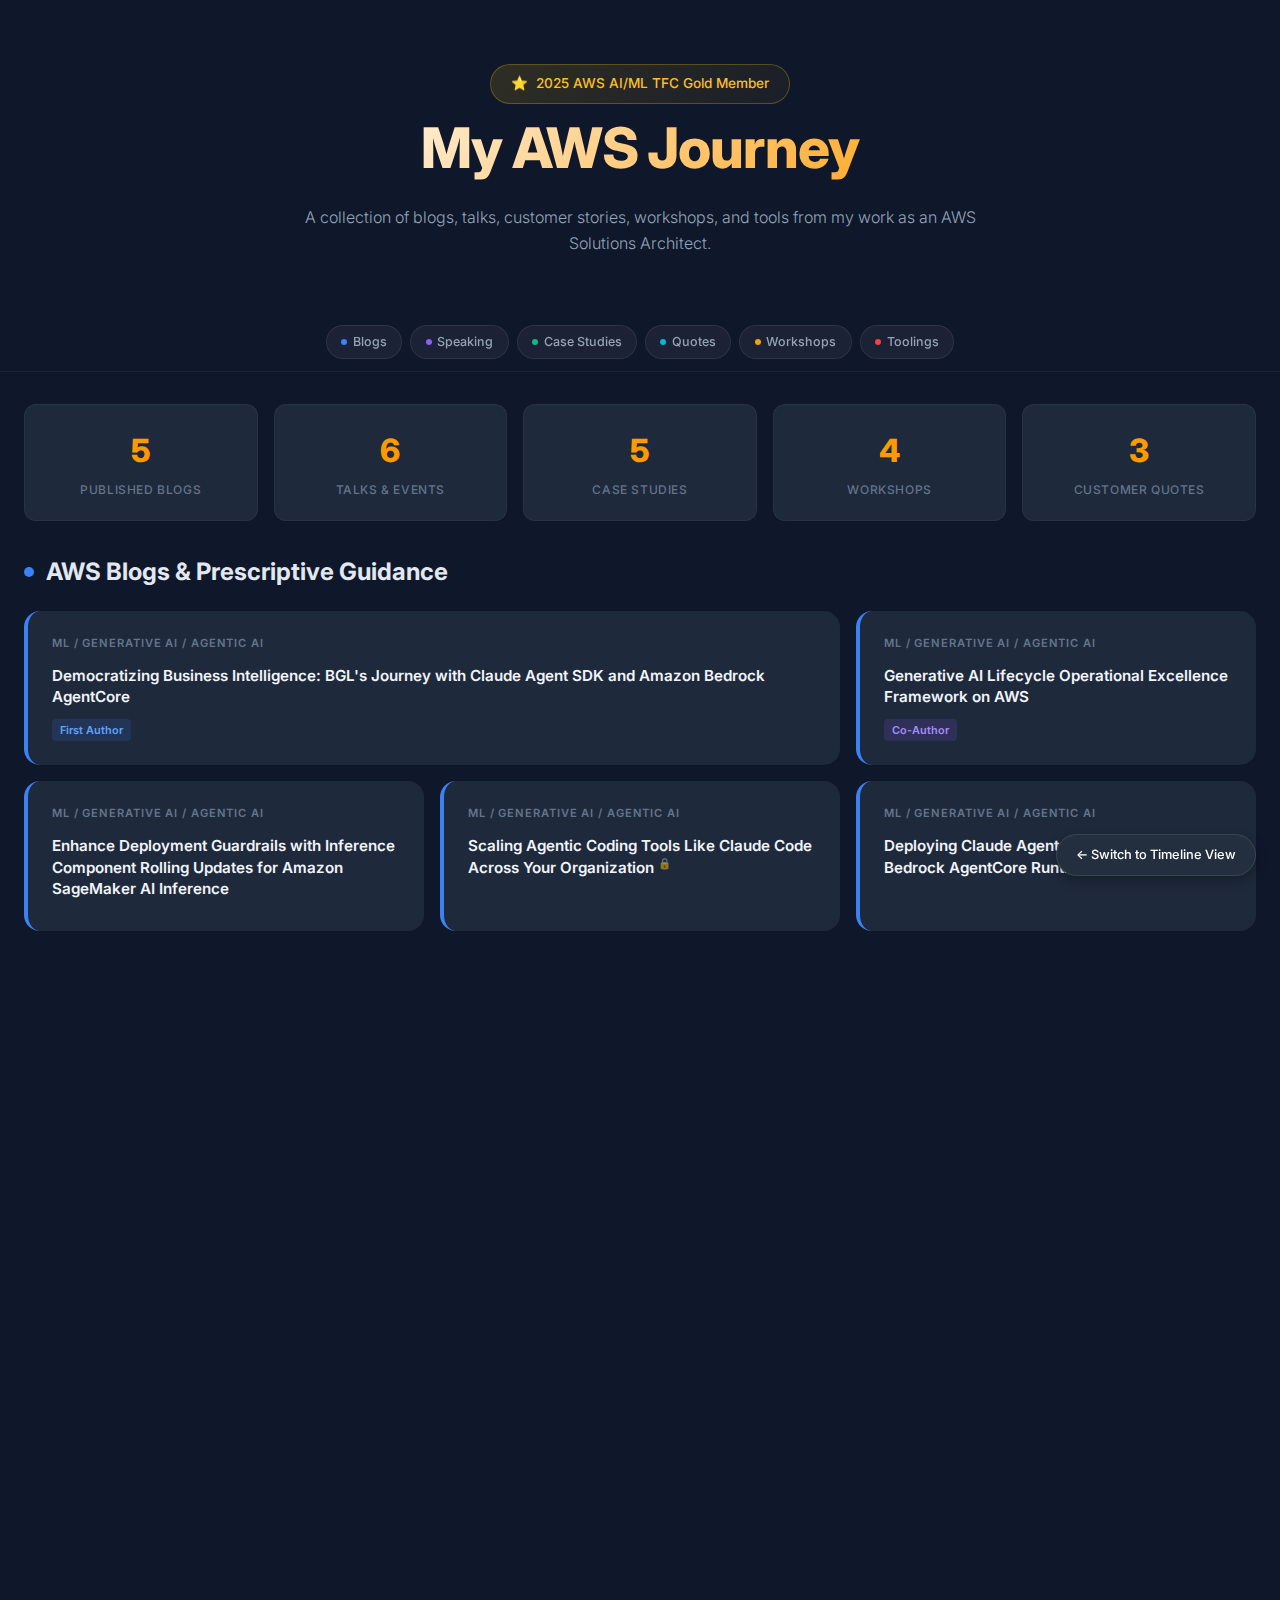
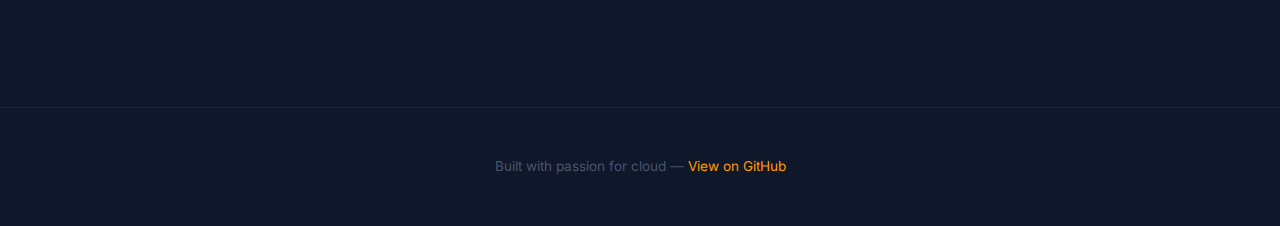
<file: docs/bento.html>
<!DOCTYPE html>
<html lang="en">
<head>
  <meta charset="UTF-8">
  <meta name="viewport" content="width=device-width, initial-scale=1.0">
  <title>My AWS Journey - Body of Work (Bento)</title>
  <meta name="description" content="AWS Solutions Architect Body of Work - Blogs, Speaking, Customer Case Studies, Workshops and more.">
  <link rel="stylesheet" href="css/shared.css">
  <link rel="stylesheet" href="css/bento.css">
</head>
<body>

  <!-- Header -->
  <header class="bento-header">
    <div class="award-badge">2025 AWS AI/ML TFC Gold Member</div>
    <h1>My AWS Journey</h1>
    <p class="subtitle">A collection of blogs, talks, customer stories, workshops, and tools from my work as an AWS Solutions Architect.</p>
  </header>

  <!-- Filter Nav -->
  <nav class="filter-nav">
    <a href="#blogs" class="filter-pill" data-cat="blogs"><span class="dot"></span>Blogs</a>
    <a href="#speaking" class="filter-pill" data-cat="speaking"><span class="dot"></span>Speaking</a>
    <a href="#case-studies" class="filter-pill" data-cat="customers"><span class="dot"></span>Case Studies</a>
    <a href="#quotes" class="filter-pill" data-cat="quotes"><span class="dot"></span>Quotes</a>
    <a href="#workshops" class="filter-pill" data-cat="workshops"><span class="dot"></span>Workshops</a>
    <a href="#tools" class="filter-pill" data-cat="tools"><span class="dot"></span>Toolings</a>
  </nav>

  <div class="bento-container">

    <!-- Stats -->
    <div class="stats-row animate-on-scroll">
      <div class="stat-card">
        <div class="stat-number">5</div>
        <div class="stat-label">Published Blogs</div>
      </div>
      <div class="stat-card">
        <div class="stat-number">6</div>
        <div class="stat-label">Talks & Events</div>
      </div>
      <div class="stat-card">
        <div class="stat-number">5</div>
        <div class="stat-label">Case Studies</div>
      </div>
      <div class="stat-card">
        <div class="stat-number">4</div>
        <div class="stat-label">Workshops</div>
      </div>
      <div class="stat-card">
        <div class="stat-number">3</div>
        <div class="stat-label">Customer Quotes</div>
      </div>
    </div>

    <!-- Blogs Section -->
    <div id="blogs">
      <h2 class="bento-section-title animate-on-scroll"><span class="dot" style="background:var(--color-blogs)"></span>AWS Blogs & Prescriptive Guidance</h2>
      <div class="bento-grid">

        <div class="bento-card card-wide animate-on-scroll" data-category="blogs">
          <div class="card-category">ML / Generative AI / Agentic AI</div>
          <h3><a href="https://aws.amazon.com/blogs/machine-learning/democratizing-business-intelligence-bgls-journey-with-claude-agent-sdk-and-amazon-bedrock-agentcore/" target="_blank" rel="noopener">Democratizing Business Intelligence: BGL's Journey with Claude Agent SDK and Amazon Bedrock AgentCore</a></h3>
          <span class="card-tag first-author">First Author</span>
        </div>

        <div class="bento-card animate-on-scroll" data-category="blogs">
          <div class="card-category">ML / Generative AI / Agentic AI</div>
          <h3><a href="https://docs.aws.amazon.com/prescriptive-guidance/latest/gen-ai-lifecycle-operational-excellence/introduction.html" target="_blank" rel="noopener">Generative AI Lifecycle Operational Excellence Framework on AWS</a></h3>
          <span class="card-tag co-author">Co-Author</span>
        </div>

        <div class="bento-card animate-on-scroll" data-category="blogs">
          <div class="card-category">ML / Generative AI / Agentic AI</div>
          <h3><a href="https://aws.amazon.com/blogs/machine-learning/enhance-deployment-guardrails-with-inference-component-rolling-updates-for-amazon-sagemaker-ai-inference/" target="_blank" rel="noopener">Enhance Deployment Guardrails with Inference Component Rolling Updates for Amazon SageMaker AI Inference</a></h3>
        </div>

        <div class="bento-card animate-on-scroll" data-category="blogs">
          <div class="card-category">ML / Generative AI / Agentic AI</div>
          <h3><a href="https://builder.aws.com/content/35hACaxZKaIWCo2VCgt2fP7JOR4/scaling-agentic-coding-tools-like-claude-code-across-your-organization-what-we-learned-from-ctos-in-the-field" target="_blank" rel="noopener" class="internal-link" title="Internal - requires AWS access">Scaling Agentic Coding Tools Like Claude Code Across Your Organization</a></h3>
        </div>

        <div class="bento-card animate-on-scroll" data-category="blogs">
          <div class="card-category">ML / Generative AI / Agentic AI</div>
          <h3><a href="https://builder.aws.com/content/30O5JJPjEeCugL5MAfSM9TTcd9p/deploying-claude-agent-sdk-on-amazon-bedrock-agentcore-runtime" target="_blank" rel="noopener" class="internal-link" title="Internal - requires AWS access">Deploying Claude Agent SDK on Amazon Bedrock AgentCore Runtime</a></h3>
        </div>

      </div>
    </div>

    <!-- Speaking Section -->
    <div id="speaking">
      <h2 class="bento-section-title animate-on-scroll"><span class="dot" style="background:var(--color-speaking)"></span>Deep Dives, Summit Speaking & Hackathon</h2>
      <div class="bento-grid">

        <div class="bento-card has-image animate-on-scroll" data-category="speaking">
          <div class="card-category">2025 OneANZ Agentic Hackathon</div>
          <h3>Multi-Agent Powered Property Buyer Agency</h3>
          <span class="card-tag hackathon">Hackathon</span>
          <img src="images/landchecker_hackathon_final.jpg" alt="OneANZ Agentic Hackathon" loading="lazy" class="lightbox-trigger">
        </div>

        <div class="bento-card has-image card-wide animate-on-scroll" data-category="speaking">
          <div class="card-category">ML / Generative AI / Agentic AI</div>
          <h3>Video Q&A with Amazon Bedrock and Marqo AI</h3>
          <img src="images/video_qa_with_amazon_bedrock_and_marqo_ai.png" alt="Video Q&A with Amazon Bedrock and Marqo AI" loading="lazy" class="lightbox-trigger">
        </div>

        <div class="bento-card has-image card-wide animate-on-scroll" data-category="speaking">
          <div class="card-category">ML / Generative AI / Agentic AI</div>
          <h3>Observability for GenAI Applications with Amazon Bedrock and Langfuse</h3>
          <div class="card-meta">AWS Global TFC Annual Summit, Seattle, WA, USA, April 2025</div>
          <span class="card-tag summit">TFC Summit</span>
          <img src="images/observability_for_GenAI_applications_with_bedrock_and_langfuse.png" alt="Observability for GenAI Applications" loading="lazy" class="lightbox-trigger">
        </div>

        <div class="bento-card has-image animate-on-scroll" data-category="speaking">
          <div class="card-category">ML / Generative AI / Agentic AI</div>
          <h3>GenAIOps with Langfuse</h3>
          <div class="card-meta">AWS Tech Summit Sydney 2025</div>
          <span class="card-tag summit">Tech Summit</span>
          <img src="images/genai_ops_aws_tech_summit_sydney.png" alt="GenAIOps with Langfuse" loading="lazy" class="lightbox-trigger">
        </div>

        <div class="bento-card has-image card-wide animate-on-scroll" data-category="speaking">
          <div class="card-category">ML / Generative AI / Agentic AI</div>
          <h3>Scaling Generative AI in Production with Amazon Nova</h3>
          <div class="card-meta">AWS Sydney Summit 2025 - With customer inGenious AI</div>
          <span class="card-tag summit">Sydney Summit</span>
          <img src="images/scaling_generative_ai_in_production_with_amazon_nova.png" alt="Scaling Generative AI in Production" loading="lazy" class="lightbox-trigger">
        </div>

        <div class="bento-card has-image animate-on-scroll" data-category="speaking">
          <div class="card-category">Data Analytics</div>
          <h3>Frugal Data Foundation for AI with Athena, DBT and Iceberg</h3>
          <div class="card-meta">AWS Tech Summit Sydney 2025</div>
          <span class="card-tag summit">Tech Summit</span>
          <img src="images/frugal_data_foundation_for_ai_with_amazon_athena_iceberg_dbt.png" alt="Frugal Data Foundation for AI" loading="lazy" class="lightbox-trigger">
        </div>

      </div>
    </div>

    <!-- Customer Case Studies -->
    <div id="case-studies">
      <h2 class="bento-section-title animate-on-scroll"><span class="dot" style="background:var(--color-customers)"></span>Customer Case Studies</h2>
      <div class="bento-grid">

        <div class="bento-card has-image animate-on-scroll" data-category="customers">
          <div class="card-category">ML / Generative AI / Agentic AI</div>
          <h3>WorkflowMax Intelligent Document Processing</h3>
          <img src="images/wfm_idp.png" alt="WorkflowMax IDP" loading="lazy" class="lightbox-trigger">
        </div>

        <div class="bento-card animate-on-scroll" data-category="customers">
          <div class="card-category">ML / Generative AI / Agentic AI</div>
          <h3><a href="https://aws.amazon.com/pt/solutions/case-studies/ingenious-ai-nova-case-study" target="_blank" rel="noopener">Ingenious AI Amazon Nova LLM Case Study</a></h3>
        </div>

        <div class="bento-card animate-on-scroll" data-category="customers">
          <div class="card-category">ML / Generative AI / Agentic AI</div>
          <h3><a href="https://crystaldelta.com/amazon-nova-ai-models-sydney/" target="_blank" rel="noopener">CrystalDelta Amazon Nova LLM Case Study</a></h3>
        </div>

        <div class="bento-card has-image animate-on-scroll" data-category="customers">
          <div class="card-category">ML / Generative AI / Agentic AI</div>
          <h3>inGeniousAI re:Invent 2025 Keynote Highlight</h3>
          <span class="card-tag keynote">Keynote</span>
          <img src="images/ingenious_ai_nova.jpeg" alt="inGeniousAI re:Invent Keynote" loading="lazy" class="lightbox-trigger">
        </div>

        <div class="bento-card animate-on-scroll" data-category="customers">
          <div class="card-category">Migration</div>
          <h3><a href="https://aws.amazon.com/solutions/case-studies/workflowmax-case-study/" target="_blank" rel="noopener">WorkflowMax AWS Migration Case Study</a></h3>
        </div>

      </div>
    </div>

    <!-- Customer Quotes -->
    <div id="quotes">
      <h2 class="bento-section-title animate-on-scroll"><span class="dot" style="background:var(--color-quotes)"></span>Customer Quotes on AWS Services</h2>
      <div class="bento-grid">

        <div class="bento-card quote-card animate-on-scroll" data-category="quotes">
          <div class="quote-mark">&ldquo;</div>
          <div class="card-category">ML / Generative AI / Agentic AI</div>
          <h3><a href="https://aws.amazon.com/blogs/machine-learning/unlock-cost-savings-with-the-new-scale-down-to-zero-feature-in-amazon-sagemaker-inference/" target="_blank" rel="noopener">Unlock Cost Savings with the New Scale Down to Zero Feature in SageMaker Inference</a></h3>
          <div class="customer-name">Customer: Fortiro</div>
        </div>

        <div class="bento-card quote-card animate-on-scroll" data-category="quotes">
          <div class="quote-mark">&ldquo;</div>
          <div class="card-category">ML / Generative AI / Agentic AI</div>
          <h3><a href="https://strandsagents.com/latest/" target="_blank" rel="noopener">Amazon Strands Agents SDK</a></h3>
          <div class="customer-name">Customer: Landchecker</div>
        </div>

        <div class="bento-card quote-card animate-on-scroll" data-category="quotes">
          <div class="quote-mark">&ldquo;</div>
          <div class="card-category">ML / Generative AI / Agentic AI</div>
          <h3><a href="https://strandsagents.com/latest/" target="_blank" rel="noopener">Amazon Strands Agents SDK</a></h3>
          <div class="customer-name">Customer: TeamForm</div>
        </div>

      </div>
    </div>

    <!-- Workshops -->
    <div id="workshops">
      <h2 class="bento-section-title animate-on-scroll"><span class="dot" style="background:var(--color-workshops)"></span>Hands-on Workshops</h2>
      <div class="bento-grid">

        <div class="bento-card animate-on-scroll" data-category="workshops">
          <div class="card-category">ML / Generative AI / Agentic AI</div>
          <h3><a href="https://catalog.workshops.aws/claude-code-on-amazon-bedrock" target="_blank" rel="noopener">Supercharge Your Development with Claude Code on Amazon Bedrock</a></h3>
        </div>

        <div class="bento-card animate-on-scroll" data-category="workshops">
          <div class="card-category">ML / Generative AI / Agentic AI</div>
          <h3><a href="https://catalog.workshops.aws/genaiops-langfuse" target="_blank" rel="noopener">GenAI Ops with Langfuse</a></h3>
        </div>

        <div class="bento-card animate-on-scroll" data-category="workshops">
          <div class="card-category">Data Analytics</div>
          <h3><a href="https://catalog.us-east-1.prod.workshops.aws/workshops/b157ba93-af71-43f5-8230-eff4a6b26719" target="_blank" rel="noopener">Better Together: Snowflake + AWS for Analytics and GenAI Workload</a></h3>
        </div>

        <div class="bento-card animate-on-scroll" data-category="workshops">
          <div class="card-category">Data Analytics</div>
          <h3><a href="https://catalog.workshops.aws/open-source-analytics-architecture" target="_blank" rel="noopener">Cost Effective Modern Data Platform with Athena, DBT, Iceberg, Strands SDK and MCP</a></h3>
        </div>

      </div>
    </div>

    <!-- Toolings -->
    <div id="tools">
      <h2 class="bento-section-title animate-on-scroll"><span class="dot" style="background:var(--color-tools)"></span>Internal Toolings & Demos</h2>
      <div class="bento-grid">

        <div class="bento-card animate-on-scroll" data-category="tools">
          <div class="card-category">Contributor</div>
          <h3><a href="https://gitlab.aws.dev/dolivoj/pizza-bot" target="_blank" rel="noopener" class="internal-link" title="Internal - requires AWS access">Pizza Bot</a></h3>
          <div class="card-meta">AI-powered assistant that helps you complete common AWS tasks faster and more efficiently. Built on OpenAPI (REST) and Model Context Protocol (MCP) specifications.</div>
        </div>

        <div class="bento-card animate-on-scroll" data-category="tools">
          <div class="card-category">Contributor</div>
          <h3><a href="https://broadcast.amazon.com/videos/1416629" target="_blank" rel="noopener" class="internal-link" title="Internal - requires AWS access">Inferencing DeepSeek-R1-Distill-LLama-8B on Trainium2 and vLLM</a></h3>
        </div>

      </div>
    </div>

  </div>

  <!-- Footer -->
  <footer class="bento-footer">
    <p>Built with passion for cloud &mdash; <a href="https://github.com/grhaonan/my-aws-journey" target="_blank" rel="noopener">View on GitHub</a></p>
  </footer>

  <!-- Version Switcher -->
  <a href="index.html" class="version-switcher">&larr; Switch to Timeline View</a>

  <script src="js/main.js"></script>
</body>
</html>
</file>
<file: css/shared.css>
/* === Shared Styles === */
@import url('https://fonts.googleapis.com/css2?family=Inter:wght@300;400;500;600;700;800&display=swap');

*, *::before, *::after {
  box-sizing: border-box;
  margin: 0;
  padding: 0;
}

html {
  scroll-behavior: smooth;
  -webkit-font-smoothing: antialiased;
  -moz-osx-font-smoothing: grayscale;
}

body {
  font-family: 'Inter', -apple-system, BlinkMacSystemFont, 'Segoe UI', sans-serif;
  line-height: 1.6;
}

img {
  max-width: 100%;
  height: auto;
  display: block;
}

a {
  text-decoration: none;
  transition: color 0.2s ease;
}

/* === CSS Custom Properties === */
:root {
  /* AWS-inspired palette */
  --aws-navy: #232F3E;
  --aws-dark: #161E2D;
  --aws-orange: #FF9900;
  --aws-orange-hover: #EC7211;
  --aws-light: #F2F3F3;
  --aws-white: #FFFFFF;

  /* Category colors */
  --color-award: #EAB308;
  --color-blogs: #3B82F6;
  --color-speaking: #8B5CF6;
  --color-customers: #10B981;
  --color-quotes: #06B6D4;
  --color-workshops: #F59E0B;
  --color-tools: #EF4444;

  /* Spacing */
  --space-xs: 0.25rem;
  --space-sm: 0.5rem;
  --space-md: 1rem;
  --space-lg: 2rem;
  --space-xl: 4rem;
}

/* === Internal Link Badge === */
.internal-link::after {
  content: '\1F512';
  font-size: 0.7em;
  margin-left: 4px;
  vertical-align: super;
  opacity: 0.6;
}

/* === Lightbox === */
.lightbox-overlay {
  position: fixed;
  inset: 0;
  background: rgba(0, 0, 0, 0.9);
  display: flex;
  align-items: center;
  justify-content: center;
  z-index: 9999;
  cursor: zoom-out;
  padding: 2rem;
  animation: fadeIn 0.2s ease;
}

.lightbox-overlay img {
  max-width: 90vw;
  max-height: 90vh;
  object-fit: contain;
  border-radius: 8px;
  box-shadow: 0 25px 50px rgba(0, 0, 0, 0.5);
}

@keyframes fadeIn {
  from { opacity: 0; }
  to { opacity: 1; }
}

/* === Version Switcher === */
.version-switcher {
  position: fixed;
  bottom: 1.5rem;
  right: 1.5rem;
  z-index: 1000;
  background: var(--aws-navy);
  color: white;
  padding: 0.6rem 1.2rem;
  border-radius: 50px;
  font-size: 0.8rem;
  font-weight: 500;
  box-shadow: 0 4px 12px rgba(0, 0, 0, 0.3);
  transition: background 0.2s ease, transform 0.2s ease;
  border: 1px solid rgba(255, 255, 255, 0.1);
}

.version-switcher:hover {
  background: var(--aws-orange);
  color: var(--aws-dark);
  transform: translateY(-2px);
}
</file>
<file: css/bento.css>
/* === AWS Marketing-Inspired Bento Grid === */

body {
  background: var(--aws-dark);
  color: #E2E8F0;
  overflow-x: hidden;
}

/* --- Hero Header --- */
.bento-header {
  position: relative;
  text-align: center;
  padding: 6rem 2rem 4rem;
  background: linear-gradient(135deg, #0a0f1a 0%, #161E2D 30%, #232F3E 60%, #1a2744 100%);
  overflow: hidden;
}

/* Ambient glow effects */
.bento-header::before {
  content: '';
  position: absolute;
  inset: 0;
  background:
    radial-gradient(ellipse 600px 400px at 25% 40%, rgba(255, 153, 0, 0.12) 0%, transparent 70%),
    radial-gradient(ellipse 500px 300px at 75% 30%, rgba(59, 130, 246, 0.08) 0%, transparent 70%),
    radial-gradient(ellipse 400px 400px at 50% 90%, rgba(139, 92, 246, 0.06) 0%, transparent 70%);
  pointer-events: none;
}

/* Subtle grid mesh overlay */
.bento-header::after {
  content: '';
  position: absolute;
  inset: 0;
  background-image:
    linear-gradient(rgba(255, 255, 255, 0.02) 1px, transparent 1px),
    linear-gradient(90deg, rgba(255, 255, 255, 0.02) 1px, transparent 1px);
  background-size: 60px 60px;
  pointer-events: none;
}

.bento-header > * {
  position: relative;
  z-index: 1;
}

.bento-header h1 {
  font-size: clamp(2.5rem, 6vw, 4rem);
  font-weight: 800;
  letter-spacing: -0.03em;
  margin-bottom: 0.75rem;
  background: linear-gradient(135deg, #FFFFFF 0%, #FF9900 50%, #EC7211 100%);
  -webkit-background-clip: text;
  -webkit-text-fill-color: transparent;
  background-clip: text;
}

.bento-header .subtitle {
  font-size: 1.05rem;
  color: #94A3B8;
  font-weight: 300;
  margin-bottom: 1.5rem;
  max-width: 640px;
  margin-left: auto;
  margin-right: auto;
}

.bento-header .award-badge {
  display: inline-flex;
  align-items: center;
  gap: 0.5rem;
  background: linear-gradient(135deg, rgba(234, 179, 8, 0.15), rgba(234, 179, 8, 0.05));
  border: 1px solid rgba(234, 179, 8, 0.3);
  color: #FBBF24;
  padding: 0.5rem 1.25rem;
  border-radius: 50px;
  font-size: 0.85rem;
  font-weight: 500;
  animation: badge-glow 3s ease-in-out infinite alternate;
}

.bento-header .award-badge::before {
  content: '\2B50';
}

@keyframes badge-glow {
  from { box-shadow: 0 0 8px rgba(234, 179, 8, 0.1); }
  to   { box-shadow: 0 0 20px rgba(234, 179, 8, 0.25); }
}

/* --- Filter Nav --- */
.filter-nav {
  position: sticky;
  top: 0;
  z-index: 100;
  background: rgba(22, 30, 45, 0.85);
  backdrop-filter: blur(16px);
  -webkit-backdrop-filter: blur(16px);
  padding: 0.75rem 1.5rem;
  display: flex;
  justify-content: center;
  gap: 0.5rem;
  flex-wrap: wrap;
  border-bottom: 1px solid rgba(255, 153, 0, 0.1);
}

.filter-pill {
  display: inline-flex;
  align-items: center;
  gap: 0.35rem;
  padding: 0.4rem 0.9rem;
  border-radius: 50px;
  font-size: 0.78rem;
  font-weight: 500;
  color: #94A3B8;
  background: rgba(255, 255, 255, 0.05);
  border: 1px solid rgba(255, 255, 255, 0.08);
  cursor: pointer;
  transition: all 0.25s ease;
}

.filter-pill:hover,
.filter-pill:focus {
  color: white;
  background: rgba(255, 153, 0, 0.15);
  border-color: rgba(255, 153, 0, 0.3);
  transform: translateY(-1px);
}

.filter-pill .dot {
  width: 6px;
  height: 6px;
  border-radius: 50%;
}

.filter-pill[data-cat="blogs"] .dot { background: var(--color-blogs); }
.filter-pill[data-cat="speaking"] .dot { background: var(--color-speaking); }
.filter-pill[data-cat="customers"] .dot { background: var(--color-customers); }
.filter-pill[data-cat="quotes"] .dot { background: var(--color-quotes); }
.filter-pill[data-cat="workshops"] .dot { background: var(--color-workshops); }
.filter-pill[data-cat="tools"] .dot { background: var(--color-tools); }

/* --- Bento Container --- */
.bento-container {
  max-width: 1400px;
  margin: 0 auto;
  padding: 2rem 1.5rem;
}

/* --- Section Titles --- */
.bento-section-title {
  font-size: 1.75rem;
  font-weight: 800;
  margin-bottom: 1.5rem;
  margin-top: 3rem;
  display: flex;
  align-items: center;
  gap: 1rem;
}

.bento-section-title .dot {
  width: 4px;
  height: 28px;
  border-radius: 2px;
  flex-shrink: 0;
}

.bento-section-title::after {
  content: '';
  flex: 1;
  height: 1px;
  background: linear-gradient(to right, rgba(255, 255, 255, 0.1), transparent);
  margin-left: 1rem;
}

/* --- Bento Grid --- */
.bento-grid {
  display: grid;
  grid-template-columns: repeat(3, 1fr);
  gap: 1.25rem;
  margin-bottom: 2rem;
}

/* Featured first card - spans 2 columns */
.bento-grid .bento-card:first-child {
  grid-column: span 2;
}

/* Skip featured layout for grids with few items */
.bento-grid.no-featured .bento-card:first-child {
  grid-column: span 1;
}

/* --- Bento Card --- */
.bento-card {
  background: rgba(30, 41, 59, 0.6);
  backdrop-filter: blur(8px);
  -webkit-backdrop-filter: blur(8px);
  border-radius: 16px;
  padding: 1.75rem;
  border: 1px solid rgba(255, 255, 255, 0.06);
  transition: transform 0.3s ease, box-shadow 0.3s ease, border-color 0.3s ease;
  position: relative;
  overflow: hidden;
}

/* Top gradient accent bar */
.bento-card::before {
  content: '';
  position: absolute;
  top: 0;
  left: 0;
  right: 0;
  height: 3px;
  border-radius: 16px 16px 0 0;
  opacity: 0.8;
  transition: opacity 0.3s ease, height 0.3s ease;
}

/* Category-specific top gradients */
.bento-card[data-category="blogs"]::before {
  background: linear-gradient(90deg, var(--color-blogs), #60A5FA);
}
.bento-card[data-category="speaking"]::before {
  background: linear-gradient(90deg, var(--color-speaking), #A78BFA);
}
.bento-card[data-category="customers"]::before {
  background: linear-gradient(90deg, var(--color-customers), #6EE7B7);
}
.bento-card[data-category="quotes"]::before {
  background: linear-gradient(90deg, var(--color-quotes), #67E8F9);
}
.bento-card[data-category="workshops"]::before {
  background: linear-gradient(90deg, var(--color-workshops), #FCD34D);
}
.bento-card[data-category="tools"]::before {
  background: linear-gradient(90deg, var(--color-tools), #FCA5A5);
}

/* Hover */
.bento-card:hover {
  transform: translateY(-6px);
  box-shadow:
    0 20px 40px rgba(0, 0, 0, 0.4),
    0 0 30px rgba(255, 153, 0, 0.05);
  border-color: rgba(255, 255, 255, 0.12);
}

.bento-card:hover::before {
  opacity: 1;
  height: 4px;
}

.bento-card .card-category {
  font-size: 0.7rem;
  font-weight: 600;
  text-transform: uppercase;
  letter-spacing: 0.08em;
  color: #64748B;
  margin-bottom: 0.75rem;
}

.bento-card h3 {
  font-size: 0.95rem;
  font-weight: 600;
  color: #F1F5F9;
  margin-bottom: 0.5rem;
  line-height: 1.4;
}

.bento-card h3 a {
  color: #F1F5F9;
  transition: color 0.2s;
}

.bento-card h3 a:hover {
  color: var(--aws-orange);
}

.bento-card .card-meta {
  font-size: 0.78rem;
  color: #64748B;
  margin-bottom: 0.75rem;
}

/* Tags - pill shape */
.bento-card .card-tag {
  display: inline-block;
  padding: 0.2rem 0.6rem;
  border-radius: 50px;
  font-size: 0.68rem;
  font-weight: 600;
  letter-spacing: 0.02em;
  margin-right: 0.25rem;
}

.card-tag.first-author { background: rgba(59, 130, 246, 0.15); color: #60A5FA; }
.card-tag.co-author { background: rgba(139, 92, 246, 0.15); color: #A78BFA; }
.card-tag.hackathon { background: rgba(234, 179, 8, 0.15); color: #FCD34D; }
.card-tag.summit { background: rgba(16, 185, 129, 0.15); color: #6EE7B7; }
.card-tag.keynote { background: rgba(239, 68, 68, 0.15); color: #FCA5A5; }
.card-tag.joint-solution { background: rgba(6, 182, 212, 0.15); color: #67E8F9; }

/* Images */
.bento-card img {
  border-radius: 10px;
  margin-top: 1rem;
  cursor: zoom-in;
  transition: opacity 0.3s, transform 0.3s;
  width: 100%;
  max-width: 100%;
  max-height: 280px;
  height: auto;
  object-fit: contain;
}

.bento-card img:hover {
  opacity: 0.9;
  transform: scale(1.01);
}

/* Image card variant */
.bento-card.has-image {
  display: flex;
  flex-direction: column;
}

/* --- Quote Card --- */
.bento-card.quote-card {
  background: linear-gradient(135deg,
    rgba(6, 182, 212, 0.05),
    rgba(30, 41, 59, 0.8));
  border: 1px solid rgba(6, 182, 212, 0.15);
}

.bento-card.quote-card .quote-mark {
  font-size: 4rem;
  line-height: 1;
  font-weight: 800;
  background: linear-gradient(135deg, var(--color-quotes), rgba(6, 182, 212, 0.3));
  -webkit-background-clip: text;
  -webkit-text-fill-color: transparent;
  background-clip: text;
}

.bento-card.quote-card .customer-name {
  font-size: 0.85rem;
  font-weight: 600;
  color: var(--color-quotes);
  margin-top: 0.5rem;
}

/* --- Stats Row --- */
.stats-row {
  display: grid;
  grid-template-columns: repeat(auto-fit, minmax(140px, 1fr));
  gap: 1rem;
  margin-bottom: 2rem;
}

.stat-card {
  background: rgba(30, 41, 59, 0.5);
  border-radius: 16px;
  padding: 1.5rem;
  text-align: center;
  border: 1px solid rgba(255, 153, 0, 0.15);
  position: relative;
  overflow: hidden;
  transition: transform 0.3s ease, border-color 0.3s ease;
}

.stat-card:hover {
  transform: translateY(-2px);
  border-color: rgba(255, 153, 0, 0.3);
}

/* Subtle orange glow at bottom */
.stat-card::after {
  content: '';
  position: absolute;
  bottom: -20px;
  left: 50%;
  transform: translateX(-50%);
  width: 80%;
  height: 40px;
  background: radial-gradient(ellipse, rgba(255, 153, 0, 0.1), transparent);
  pointer-events: none;
}

.stat-card .stat-number {
  font-size: 2.5rem;
  font-weight: 800;
  background: linear-gradient(135deg, var(--aws-orange), #FCD34D);
  -webkit-background-clip: text;
  -webkit-text-fill-color: transparent;
  background-clip: text;
}

.stat-card .stat-label {
  font-size: 0.75rem;
  color: #64748B;
  text-transform: uppercase;
  letter-spacing: 0.05em;
  font-weight: 500;
  margin-top: 0.25rem;
}

/* --- Scroll Animation --- */
.animate-on-scroll {
  opacity: 0;
  transform: translateY(24px);
  transition: opacity 0.6s cubic-bezier(0.16, 1, 0.3, 1),
              transform 0.6s cubic-bezier(0.16, 1, 0.3, 1);
}

.animate-on-scroll.visible {
  opacity: 1;
  transform: translateY(0);
}

/* --- Footer --- */
.bento-footer {
  text-align: center;
  padding: 3rem 1.5rem;
  color: #64748B;
  font-size: 0.85rem;
  border-top: 1px solid rgba(255, 153, 0, 0.1);
  margin-top: 3rem;
  background: linear-gradient(to top, rgba(10, 15, 26, 0.5), transparent);
}

.bento-footer a {
  color: var(--aws-orange);
}

.bento-footer a:hover {
  color: var(--aws-orange-hover);
}

/* --- Responsive --- */
@media (max-width: 1023px) and (min-width: 769px) {
  .bento-grid {
    grid-template-columns: repeat(2, 1fr);
  }

  .bento-grid .bento-card:first-child {
    grid-column: span 2;
  }

  .bento-grid.no-featured .bento-card:first-child {
    grid-column: span 1;
  }
}

@media (max-width: 768px) {
  .bento-grid {
    grid-template-columns: 1fr;
  }

  .bento-grid .bento-card:first-child {
    grid-column: span 1;
  }

  .bento-header {
    padding: 4rem 1.5rem 3rem;
  }

  .bento-header h1 {
    font-size: 2rem;
  }

  .filter-nav {
    justify-content: flex-start;
    overflow-x: auto;
    flex-wrap: nowrap;
    -ms-overflow-style: none;
    scrollbar-width: none;
  }

  .filter-nav::-webkit-scrollbar {
    display: none;
  }

  .bento-card {
    backdrop-filter: none;
    -webkit-backdrop-filter: none;
    background: rgba(30, 41, 59, 0.8);
  }
}
</file>
<file: docs/css/shared.css>
/* === Shared Styles === */
@import url('https://fonts.googleapis.com/css2?family=Inter:wght@300;400;500;600;700;800&display=swap');

*, *::before, *::after {
  box-sizing: border-box;
  margin: 0;
  padding: 0;
}

html {
  scroll-behavior: smooth;
  -webkit-font-smoothing: antialiased;
  -moz-osx-font-smoothing: grayscale;
}

body {
  font-family: 'Inter', -apple-system, BlinkMacSystemFont, 'Segoe UI', sans-serif;
  line-height: 1.6;
}

img {
  max-width: 100%;
  height: auto;
  display: block;
}

a {
  text-decoration: none;
  transition: color 0.2s ease;
}

/* === CSS Custom Properties === */
:root {
  /* AWS-inspired palette */
  --aws-navy: #232F3E;
  --aws-dark: #161E2D;
  --aws-orange: #FF9900;
  --aws-orange-hover: #EC7211;
  --aws-light: #F2F3F3;
  --aws-white: #FFFFFF;

  /* Category colors */
  --color-award: #EAB308;
  --color-blogs: #3B82F6;
  --color-speaking: #8B5CF6;
  --color-customers: #10B981;
  --color-quotes: #06B6D4;
  --color-workshops: #F59E0B;
  --color-tools: #EF4444;

  /* Spacing */
  --space-xs: 0.25rem;
  --space-sm: 0.5rem;
  --space-md: 1rem;
  --space-lg: 2rem;
  --space-xl: 4rem;
}

/* === Internal Link Badge === */
.internal-link::after {
  content: '\1F512';
  font-size: 0.7em;
  margin-left: 4px;
  vertical-align: super;
  opacity: 0.6;
}

/* === Lightbox === */
.lightbox-overlay {
  position: fixed;
  inset: 0;
  background: rgba(0, 0, 0, 0.9);
  display: flex;
  align-items: center;
  justify-content: center;
  z-index: 9999;
  cursor: zoom-out;
  padding: 2rem;
  animation: fadeIn 0.2s ease;
}

.lightbox-overlay img {
  max-width: 90vw;
  max-height: 90vh;
  object-fit: contain;
  border-radius: 8px;
  box-shadow: 0 25px 50px rgba(0, 0, 0, 0.5);
}

@keyframes fadeIn {
  from { opacity: 0; }
  to { opacity: 1; }
}

/* === Version Switcher === */
.version-switcher {
  position: fixed;
  bottom: 1.5rem;
  right: 1.5rem;
  z-index: 1000;
  background: var(--aws-navy);
  color: white;
  padding: 0.6rem 1.2rem;
  border-radius: 50px;
  font-size: 0.8rem;
  font-weight: 500;
  box-shadow: 0 4px 12px rgba(0, 0, 0, 0.3);
  transition: background 0.2s ease, transform 0.2s ease;
  border: 1px solid rgba(255, 255, 255, 0.1);
}

.version-switcher:hover {
  background: var(--aws-orange);
  color: var(--aws-dark);
  transform: translateY(-2px);
}
</file>
<file: docs/css/timeline.css>
/* === Option B: Interactive Timeline === */

body {
  background: #FAFAFA;
  color: #1F2937;
}

/* --- Hero Section --- */
.hero {
  min-height: 100vh;
  display: flex;
  flex-direction: column;
  align-items: center;
  justify-content: center;
  background: linear-gradient(135deg, #0F172A 0%, #1E293B 50%, #232F3E 100%);
  color: white;
  text-align: center;
  padding: 2rem;
  position: relative;
  overflow: hidden;
}

.hero::before {
  content: '';
  position: absolute;
  inset: 0;
  background:
    radial-gradient(ellipse at 20% 50%, rgba(255, 153, 0, 0.08) 0%, transparent 50%),
    radial-gradient(ellipse at 80% 20%, rgba(59, 130, 246, 0.06) 0%, transparent 50%),
    radial-gradient(ellipse at 50% 80%, rgba(139, 92, 246, 0.05) 0%, transparent 50%);
  pointer-events: none;
}

.hero > * {
  position: relative;
  z-index: 1;
}

.hero h1 {
  font-size: clamp(2.5rem, 6vw, 4.5rem);
  font-weight: 800;
  letter-spacing: -0.02em;
  margin-bottom: 1rem;
  background: linear-gradient(135deg, #FFFFFF 0%, #FF9900 100%);
  -webkit-background-clip: text;
  -webkit-text-fill-color: transparent;
  background-clip: text;
}

.hero .subtitle {
  font-size: clamp(1rem, 2vw, 1.25rem);
  font-weight: 300;
  color: rgba(255, 255, 255, 0.7);
  max-width: 600px;
  margin-bottom: 2rem;
}

.hero .award-badge {
  display: inline-flex;
  align-items: center;
  gap: 0.5rem;
  background: linear-gradient(135deg, rgba(234, 179, 8, 0.15), rgba(234, 179, 8, 0.05));
  border: 1px solid rgba(234, 179, 8, 0.3);
  color: #FBBF24;
  padding: 0.75rem 1.5rem;
  border-radius: 50px;
  font-size: 0.9rem;
  font-weight: 500;
  margin-bottom: 3rem;
}

.hero .award-badge::before {
  content: '\2B50';
}

.scroll-hint {
  position: absolute;
  bottom: 2rem;
  animation: bounce 2s infinite;
  color: rgba(255, 255, 255, 0.4);
  font-size: 1.5rem;
}

@keyframes bounce {
  0%, 20%, 50%, 80%, 100% { transform: translateY(0); }
  40% { transform: translateY(-10px); }
  60% { transform: translateY(-5px); }
}

/* --- Navigation --- */
.nav {
  position: sticky;
  top: 0;
  background: rgba(35, 47, 62, 0.95);
  backdrop-filter: blur(12px);
  -webkit-backdrop-filter: blur(12px);
  z-index: 100;
  border-bottom: 1px solid rgba(255, 255, 255, 0.1);
}

.nav-inner {
  max-width: 1200px;
  margin: 0 auto;
  display: flex;
  align-items: center;
  padding: 0 1.5rem;
  overflow-x: auto;
  -ms-overflow-style: none;
  scrollbar-width: none;
}

.nav-inner::-webkit-scrollbar {
  display: none;
}

.nav a {
  color: rgba(255, 255, 255, 0.7);
  padding: 1rem 1rem;
  font-size: 0.85rem;
  font-weight: 500;
  white-space: nowrap;
  border-bottom: 2px solid transparent;
  transition: color 0.2s, border-color 0.2s;
}

.nav a:hover,
.nav a.active {
  color: #FF9900;
  border-bottom-color: #FF9900;
}

/* --- Timeline --- */
.timeline-section {
  max-width: 1100px;
  margin: 0 auto;
  padding: var(--space-xl) 1.5rem;
}

.section-header {
  text-align: center;
  margin-bottom: 3rem;
}

.section-header h2 {
  font-size: 2rem;
  font-weight: 700;
  color: var(--aws-navy);
  margin-bottom: 0.5rem;
}

.section-header .section-tag {
  display: inline-block;
  padding: 0.25rem 0.75rem;
  border-radius: 50px;
  font-size: 0.75rem;
  font-weight: 600;
  text-transform: uppercase;
  letter-spacing: 0.05em;
}

.section-tag.blogs { background: rgba(59, 130, 246, 0.1); color: var(--color-blogs); }
.section-tag.speaking { background: rgba(139, 92, 246, 0.1); color: var(--color-speaking); }
.section-tag.customers { background: rgba(16, 185, 129, 0.1); color: var(--color-customers); }
.section-tag.quotes { background: rgba(6, 182, 212, 0.1); color: var(--color-quotes); }
.section-tag.workshops { background: rgba(245, 158, 11, 0.1); color: var(--color-workshops); }
.section-tag.tools { background: rgba(239, 68, 68, 0.1); color: var(--color-tools); }

/* Timeline line */
.timeline {
  position: relative;
  padding: 2rem 0;
}

.timeline::before {
  content: '';
  position: absolute;
  left: 50%;
  transform: translateX(-50%);
  width: 3px;
  height: 100%;
  background: linear-gradient(to bottom, var(--aws-orange), rgba(255, 153, 0, 0.2));
  border-radius: 3px;
}

.timeline-item {
  position: relative;
  width: 45%;
  margin-bottom: 2rem;
}

.timeline-item:nth-child(odd) {
  margin-left: 0;
  padding-right: 2rem;
}

.timeline-item:nth-child(even) {
  margin-left: 55%;
  padding-left: 2rem;
}

/* Timeline dot */
.timeline-item::before {
  content: '';
  position: absolute;
  width: 14px;
  height: 14px;
  background: var(--aws-orange);
  border: 3px solid white;
  border-radius: 50%;
  top: 1.5rem;
  box-shadow: 0 0 0 4px rgba(255, 153, 0, 0.2);
  z-index: 1;
}

.timeline-item:nth-child(odd)::before {
  right: -8px;
}

.timeline-item:nth-child(even)::before {
  left: -8px;
}

/* Timeline card */
.timeline-card {
  background: white;
  border-radius: 12px;
  padding: 1.5rem;
  box-shadow: 0 1px 3px rgba(0, 0, 0, 0.08), 0 4px 12px rgba(0, 0, 0, 0.04);
  border: 1px solid #E5E7EB;
  transition: transform 0.3s ease, box-shadow 0.3s ease;
}

.timeline-card:hover {
  transform: translateY(-2px);
  box-shadow: 0 4px 12px rgba(0, 0, 0, 0.1), 0 12px 24px rgba(0, 0, 0, 0.06);
}

.timeline-card .category-dot {
  display: inline-block;
  width: 8px;
  height: 8px;
  border-radius: 50%;
  margin-right: 0.5rem;
}

.timeline-card .sub-category {
  font-size: 0.75rem;
  font-weight: 600;
  text-transform: uppercase;
  letter-spacing: 0.05em;
  color: #6B7280;
  margin-bottom: 0.5rem;
  display: flex;
  align-items: center;
}

.timeline-card h3 {
  font-size: 1rem;
  font-weight: 600;
  color: #1F2937;
  margin-bottom: 0.5rem;
  line-height: 1.4;
}

.timeline-card h3 a {
  color: #1F2937;
}

.timeline-card h3 a:hover {
  color: var(--aws-orange);
}

.timeline-card .meta {
  font-size: 0.8rem;
  color: #9CA3AF;
  margin-bottom: 0.75rem;
}

.timeline-card .tag {
  display: inline-block;
  padding: 0.15rem 0.5rem;
  border-radius: 4px;
  font-size: 0.7rem;
  font-weight: 600;
  margin-right: 0.25rem;
  margin-bottom: 0.25rem;
}

.tag.first-author { background: rgba(59, 130, 246, 0.1); color: var(--color-blogs); }
.tag.co-author { background: rgba(139, 92, 246, 0.1); color: var(--color-speaking); }
.tag.hackathon { background: rgba(234, 179, 8, 0.1); color: var(--color-award); }
.tag.summit { background: rgba(16, 185, 129, 0.1); color: var(--color-customers); }
.tag.keynote { background: rgba(239, 68, 68, 0.1); color: var(--color-tools); }

.timeline-card img {
  border-radius: 8px;
  margin-top: 0.75rem;
  cursor: zoom-in;
  transition: opacity 0.2s;
}

.timeline-card img:hover {
  opacity: 0.9;
}

/* --- Scroll Animation --- */
.animate-on-scroll {
  opacity: 0;
  transition: opacity 0.6s ease, transform 0.6s ease;
}

.timeline-item:nth-child(odd).animate-on-scroll {
  transform: translateX(-30px);
}

.timeline-item:nth-child(even).animate-on-scroll {
  transform: translateX(30px);
}

.animate-on-scroll:not(.timeline-item) {
  transform: translateY(20px);
}

.animate-on-scroll.visible {
  opacity: 1;
  transform: translate(0, 0);
}

/* --- Stats Bar --- */
.stats-bar {
  display: flex;
  justify-content: center;
  gap: 3rem;
  flex-wrap: wrap;
  padding: 3rem 1.5rem;
  background: white;
  border-bottom: 1px solid #E5E7EB;
}

.stat-item {
  text-align: center;
}

.stat-number {
  font-size: 2rem;
  font-weight: 800;
  color: var(--aws-orange);
}

.stat-label {
  font-size: 0.8rem;
  color: #6B7280;
  text-transform: uppercase;
  letter-spacing: 0.05em;
  font-weight: 500;
}

/* --- Footer --- */
.footer {
  text-align: center;
  padding: 3rem 1.5rem;
  background: var(--aws-navy);
  color: rgba(255, 255, 255, 0.6);
  font-size: 0.85rem;
}

.footer a {
  color: var(--aws-orange);
}

.footer a:hover {
  color: var(--aws-orange-hover);
}

/* --- Responsive --- */
@media (max-width: 768px) {
  .timeline::before {
    left: 1rem;
  }

  .timeline-item,
  .timeline-item:nth-child(odd),
  .timeline-item:nth-child(even) {
    width: 100%;
    margin-left: 2.5rem;
    padding-left: 1.5rem;
    padding-right: 0;
  }

  .timeline-item::before,
  .timeline-item:nth-child(odd)::before,
  .timeline-item:nth-child(even)::before {
    left: -1.55rem;
    right: auto;
  }

  .hero h1 {
    font-size: 2rem;
  }

  .stats-bar {
    gap: 1.5rem;
  }

  .stat-number {
    font-size: 1.5rem;
  }

  .nav a {
    padding: 0.75rem 0.75rem;
    font-size: 0.8rem;
  }
}
</file>
<file: css/timeline.css>
/* === Option B: Interactive Timeline === */

body {
  background: #FAFAFA;
  color: #1F2937;
}

/* --- Hero Section --- */
.hero {
  min-height: 100vh;
  display: flex;
  flex-direction: column;
  align-items: center;
  justify-content: center;
  background: linear-gradient(135deg, #0F172A 0%, #1E293B 50%, #232F3E 100%);
  color: white;
  text-align: center;
  padding: 2rem;
  position: relative;
  overflow: hidden;
}

.hero::before {
  content: '';
  position: absolute;
  inset: 0;
  background:
    radial-gradient(ellipse at 20% 50%, rgba(255, 153, 0, 0.08) 0%, transparent 50%),
    radial-gradient(ellipse at 80% 20%, rgba(59, 130, 246, 0.06) 0%, transparent 50%),
    radial-gradient(ellipse at 50% 80%, rgba(139, 92, 246, 0.05) 0%, transparent 50%);
  pointer-events: none;
}

.hero > * {
  position: relative;
  z-index: 1;
}

.hero h1 {
  font-size: clamp(2.5rem, 6vw, 4.5rem);
  font-weight: 800;
  letter-spacing: -0.02em;
  margin-bottom: 1rem;
  background: linear-gradient(135deg, #FFFFFF 0%, #FF9900 100%);
  -webkit-background-clip: text;
  -webkit-text-fill-color: transparent;
  background-clip: text;
}

.hero .subtitle {
  font-size: clamp(1rem, 2vw, 1.25rem);
  font-weight: 300;
  color: rgba(255, 255, 255, 0.7);
  max-width: 600px;
  margin-bottom: 2rem;
}

.hero .award-badge {
  display: inline-flex;
  align-items: center;
  gap: 0.5rem;
  background: linear-gradient(135deg, rgba(234, 179, 8, 0.15), rgba(234, 179, 8, 0.05));
  border: 1px solid rgba(234, 179, 8, 0.3);
  color: #FBBF24;
  padding: 0.75rem 1.5rem;
  border-radius: 50px;
  font-size: 0.9rem;
  font-weight: 500;
  margin-bottom: 3rem;
}

.hero .award-badge::before {
  content: '\2B50';
}

.scroll-hint {
  position: absolute;
  bottom: 2rem;
  animation: bounce 2s infinite;
  color: rgba(255, 255, 255, 0.4);
  font-size: 1.5rem;
}

@keyframes bounce {
  0%, 20%, 50%, 80%, 100% { transform: translateY(0); }
  40% { transform: translateY(-10px); }
  60% { transform: translateY(-5px); }
}

/* --- Navigation --- */
.nav {
  position: sticky;
  top: 0;
  background: rgba(35, 47, 62, 0.95);
  backdrop-filter: blur(12px);
  -webkit-backdrop-filter: blur(12px);
  z-index: 100;
  border-bottom: 1px solid rgba(255, 255, 255, 0.1);
}

.nav-inner {
  max-width: 1200px;
  margin: 0 auto;
  display: flex;
  align-items: center;
  padding: 0 1.5rem;
  overflow-x: auto;
  -ms-overflow-style: none;
  scrollbar-width: none;
}

.nav-inner::-webkit-scrollbar {
  display: none;
}

.nav a {
  color: rgba(255, 255, 255, 0.7);
  padding: 1rem 1rem;
  font-size: 0.85rem;
  font-weight: 500;
  white-space: nowrap;
  border-bottom: 2px solid transparent;
  transition: color 0.2s, border-color 0.2s;
}

.nav a:hover,
.nav a.active {
  color: #FF9900;
  border-bottom-color: #FF9900;
}

/* --- Timeline --- */
.timeline-section {
  max-width: 1100px;
  margin: 0 auto;
  padding: var(--space-xl) 1.5rem;
}

.section-header {
  text-align: center;
  margin-bottom: 3rem;
}

.section-header h2 {
  font-size: 2rem;
  font-weight: 700;
  color: var(--aws-navy);
  margin-bottom: 0.5rem;
}

.section-header .section-tag {
  display: inline-block;
  padding: 0.25rem 0.75rem;
  border-radius: 50px;
  font-size: 0.75rem;
  font-weight: 600;
  text-transform: uppercase;
  letter-spacing: 0.05em;
}

.section-tag.blogs { background: rgba(59, 130, 246, 0.1); color: var(--color-blogs); }
.section-tag.speaking { background: rgba(139, 92, 246, 0.1); color: var(--color-speaking); }
.section-tag.customers { background: rgba(16, 185, 129, 0.1); color: var(--color-customers); }
.section-tag.quotes { background: rgba(6, 182, 212, 0.1); color: var(--color-quotes); }
.section-tag.workshops { background: rgba(245, 158, 11, 0.1); color: var(--color-workshops); }
.section-tag.tools { background: rgba(239, 68, 68, 0.1); color: var(--color-tools); }

/* Timeline line */
.timeline {
  position: relative;
  padding: 2rem 0;
}

.timeline::before {
  content: '';
  position: absolute;
  left: 50%;
  transform: translateX(-50%);
  width: 3px;
  height: 100%;
  background: linear-gradient(to bottom, var(--aws-orange), rgba(255, 153, 0, 0.2));
  border-radius: 3px;
}

.timeline-item {
  position: relative;
  width: 45%;
  margin-bottom: 2rem;
}

.timeline-item:nth-child(odd) {
  margin-left: 0;
  padding-right: 2rem;
}

.timeline-item:nth-child(even) {
  margin-left: 55%;
  padding-left: 2rem;
}

/* Timeline dot */
.timeline-item::before {
  content: '';
  position: absolute;
  width: 14px;
  height: 14px;
  background: var(--aws-orange);
  border: 3px solid white;
  border-radius: 50%;
  top: 1.5rem;
  box-shadow: 0 0 0 4px rgba(255, 153, 0, 0.2);
  z-index: 1;
}

.timeline-item:nth-child(odd)::before {
  right: -8px;
}

.timeline-item:nth-child(even)::before {
  left: -8px;
}

/* Timeline card */
.timeline-card {
  background: white;
  border-radius: 12px;
  padding: 1.5rem;
  box-shadow: 0 1px 3px rgba(0, 0, 0, 0.08), 0 4px 12px rgba(0, 0, 0, 0.04);
  border: 1px solid #E5E7EB;
  transition: transform 0.3s ease, box-shadow 0.3s ease;
}

.timeline-card:hover {
  transform: translateY(-2px);
  box-shadow: 0 4px 12px rgba(0, 0, 0, 0.1), 0 12px 24px rgba(0, 0, 0, 0.06);
}

.timeline-card .category-dot {
  display: inline-block;
  width: 8px;
  height: 8px;
  border-radius: 50%;
  margin-right: 0.5rem;
}

.timeline-card .sub-category {
  font-size: 0.75rem;
  font-weight: 600;
  text-transform: uppercase;
  letter-spacing: 0.05em;
  color: #6B7280;
  margin-bottom: 0.5rem;
  display: flex;
  align-items: center;
}

.timeline-card h3 {
  font-size: 1rem;
  font-weight: 600;
  color: #1F2937;
  margin-bottom: 0.5rem;
  line-height: 1.4;
}

.timeline-card h3 a {
  color: #1F2937;
}

.timeline-card h3 a:hover {
  color: var(--aws-orange);
}

.timeline-card .meta {
  font-size: 0.8rem;
  color: #9CA3AF;
  margin-bottom: 0.75rem;
}

.timeline-card .tag {
  display: inline-block;
  padding: 0.15rem 0.5rem;
  border-radius: 4px;
  font-size: 0.7rem;
  font-weight: 600;
  margin-right: 0.25rem;
  margin-bottom: 0.25rem;
}

.tag.first-author { background: rgba(59, 130, 246, 0.1); color: var(--color-blogs); }
.tag.co-author { background: rgba(139, 92, 246, 0.1); color: var(--color-speaking); }
.tag.hackathon { background: rgba(234, 179, 8, 0.1); color: var(--color-award); }
.tag.summit { background: rgba(16, 185, 129, 0.1); color: var(--color-customers); }
.tag.keynote { background: rgba(239, 68, 68, 0.1); color: var(--color-tools); }
.tag.joint-solution { background: rgba(6, 182, 212, 0.1); color: var(--color-quotes); }

.timeline-card img {
  border-radius: 8px;
  margin-top: 0.75rem;
  cursor: zoom-in;
  transition: opacity 0.2s;
}

.timeline-card img:hover {
  opacity: 0.9;
}

/* --- Scroll Animation --- */
.animate-on-scroll {
  opacity: 0;
  transition: opacity 0.6s ease, transform 0.6s ease;
}

.timeline-item:nth-child(odd).animate-on-scroll {
  transform: translateX(-30px);
}

.timeline-item:nth-child(even).animate-on-scroll {
  transform: translateX(30px);
}

.animate-on-scroll:not(.timeline-item) {
  transform: translateY(20px);
}

.animate-on-scroll.visible {
  opacity: 1;
  transform: translate(0, 0);
}

/* --- Stats Bar --- */
.stats-bar {
  display: flex;
  justify-content: center;
  gap: 3rem;
  flex-wrap: wrap;
  padding: 3rem 1.5rem;
  background: white;
  border-bottom: 1px solid #E5E7EB;
}

.stat-item {
  text-align: center;
}

.stat-number {
  font-size: 2rem;
  font-weight: 800;
  color: var(--aws-orange);
}

.stat-label {
  font-size: 0.8rem;
  color: #6B7280;
  text-transform: uppercase;
  letter-spacing: 0.05em;
  font-weight: 500;
}

/* --- Footer --- */
.footer {
  text-align: center;
  padding: 3rem 1.5rem;
  background: var(--aws-navy);
  color: rgba(255, 255, 255, 0.6);
  font-size: 0.85rem;
}

.footer a {
  color: var(--aws-orange);
}

.footer a:hover {
  color: var(--aws-orange-hover);
}

/* --- Responsive --- */
@media (max-width: 768px) {
  .timeline::before {
    left: 1rem;
  }

  .timeline-item,
  .timeline-item:nth-child(odd),
  .timeline-item:nth-child(even) {
    width: 100%;
    margin-left: 2.5rem;
    padding-left: 1.5rem;
    padding-right: 0;
  }

  .timeline-item::before,
  .timeline-item:nth-child(odd)::before,
  .timeline-item:nth-child(even)::before {
    left: -1.55rem;
    right: auto;
  }

  .hero h1 {
    font-size: 2rem;
  }

  .stats-bar {
    gap: 1.5rem;
  }

  .stat-number {
    font-size: 1.5rem;
  }

  .nav a {
    padding: 0.75rem 0.75rem;
    font-size: 0.8rem;
  }
}
</file>
<file: docs/css/bento.css>
/* === Option C: Bento Grid Dashboard === */

body {
  background: #0F172A;
  color: #E2E8F0;
}

/* --- Header --- */
.bento-header {
  text-align: center;
  padding: 4rem 2rem 2rem;
  max-width: 800px;
  margin: 0 auto;
}

.bento-header h1 {
  font-size: clamp(2rem, 5vw, 3.5rem);
  font-weight: 800;
  letter-spacing: -0.02em;
  margin-bottom: 0.75rem;
  background: linear-gradient(135deg, #FFFFFF 0%, #FF9900 100%);
  -webkit-background-clip: text;
  -webkit-text-fill-color: transparent;
  background-clip: text;
}

.bento-header .subtitle {
  font-size: 1rem;
  color: #94A3B8;
  font-weight: 300;
  margin-bottom: 1.5rem;
}

.bento-header .award-badge {
  display: inline-flex;
  align-items: center;
  gap: 0.5rem;
  background: linear-gradient(135deg, rgba(234, 179, 8, 0.15), rgba(234, 179, 8, 0.05));
  border: 1px solid rgba(234, 179, 8, 0.3);
  color: #FBBF24;
  padding: 0.5rem 1.25rem;
  border-radius: 50px;
  font-size: 0.85rem;
  font-weight: 500;
}

.bento-header .award-badge::before {
  content: '\2B50';
}

/* --- Filter Nav --- */
.filter-nav {
  position: sticky;
  top: 0;
  z-index: 100;
  background: rgba(15, 23, 42, 0.9);
  backdrop-filter: blur(12px);
  -webkit-backdrop-filter: blur(12px);
  padding: 0.75rem 1.5rem;
  display: flex;
  justify-content: center;
  gap: 0.5rem;
  flex-wrap: wrap;
  border-bottom: 1px solid rgba(255, 255, 255, 0.05);
}

.filter-pill {
  display: inline-flex;
  align-items: center;
  gap: 0.35rem;
  padding: 0.4rem 0.9rem;
  border-radius: 50px;
  font-size: 0.78rem;
  font-weight: 500;
  color: #94A3B8;
  background: rgba(255, 255, 255, 0.05);
  border: 1px solid rgba(255, 255, 255, 0.08);
  cursor: pointer;
  transition: all 0.2s ease;
}

.filter-pill:hover {
  color: white;
  background: rgba(255, 255, 255, 0.1);
}

.filter-pill .dot {
  width: 6px;
  height: 6px;
  border-radius: 50%;
}

.filter-pill[data-cat="blogs"] .dot { background: var(--color-blogs); }
.filter-pill[data-cat="speaking"] .dot { background: var(--color-speaking); }
.filter-pill[data-cat="customers"] .dot { background: var(--color-customers); }
.filter-pill[data-cat="quotes"] .dot { background: var(--color-quotes); }
.filter-pill[data-cat="workshops"] .dot { background: var(--color-workshops); }
.filter-pill[data-cat="tools"] .dot { background: var(--color-tools); }

/* --- Bento Grid --- */
.bento-container {
  max-width: 1400px;
  margin: 0 auto;
  padding: 2rem 1.5rem;
}

.bento-section-title {
  font-size: 1.5rem;
  font-weight: 700;
  margin-bottom: 1.25rem;
  margin-top: 2rem;
  display: flex;
  align-items: center;
  gap: 0.75rem;
}

.bento-section-title .dot {
  width: 10px;
  height: 10px;
  border-radius: 50%;
}

.bento-grid {
  display: grid;
  grid-template-columns: repeat(auto-fill, minmax(300px, 1fr));
  gap: 1rem;
  margin-bottom: 2rem;
}

/* --- Bento Card --- */
.bento-card {
  background: #1E293B;
  border-radius: 16px;
  padding: 1.5rem;
  border-left: 4px solid transparent;
  transition: transform 0.25s ease, box-shadow 0.25s ease, border-color 0.25s ease;
  position: relative;
  overflow: hidden;
}

.bento-card:hover {
  transform: translateY(-4px);
  box-shadow: 0 20px 40px rgba(0, 0, 0, 0.3);
}

/* Category colors */
.bento-card[data-category="blogs"] { border-left-color: var(--color-blogs); }
.bento-card[data-category="speaking"] { border-left-color: var(--color-speaking); }
.bento-card[data-category="customers"] { border-left-color: var(--color-customers); }
.bento-card[data-category="quotes"] { border-left-color: var(--color-quotes); }
.bento-card[data-category="workshops"] { border-left-color: var(--color-workshops); }
.bento-card[data-category="tools"] { border-left-color: var(--color-tools); }

.bento-card .card-category {
  font-size: 0.7rem;
  font-weight: 600;
  text-transform: uppercase;
  letter-spacing: 0.08em;
  color: #64748B;
  margin-bottom: 0.75rem;
}

.bento-card h3 {
  font-size: 0.95rem;
  font-weight: 600;
  color: #F1F5F9;
  margin-bottom: 0.5rem;
  line-height: 1.4;
}

.bento-card h3 a {
  color: #F1F5F9;
  transition: color 0.2s;
}

.bento-card h3 a:hover {
  color: var(--aws-orange);
}

.bento-card .card-meta {
  font-size: 0.78rem;
  color: #64748B;
  margin-bottom: 0.75rem;
}

.bento-card .card-tag {
  display: inline-block;
  padding: 0.15rem 0.5rem;
  border-radius: 4px;
  font-size: 0.68rem;
  font-weight: 600;
  margin-right: 0.25rem;
}

.card-tag.first-author { background: rgba(59, 130, 246, 0.15); color: #60A5FA; }
.card-tag.co-author { background: rgba(139, 92, 246, 0.15); color: #A78BFA; }
.card-tag.hackathon { background: rgba(234, 179, 8, 0.15); color: #FCD34D; }
.card-tag.summit { background: rgba(16, 185, 129, 0.15); color: #6EE7B7; }
.card-tag.keynote { background: rgba(239, 68, 68, 0.15); color: #FCA5A5; }

.bento-card img {
  border-radius: 8px;
  margin-top: 0.75rem;
  cursor: zoom-in;
  transition: opacity 0.2s;
}

.bento-card img:hover {
  opacity: 0.85;
}

/* Large cards */
.bento-card.card-wide {
  grid-column: span 2;
}

.bento-card.card-featured {
  grid-column: span 2;
  grid-row: span 2;
}

/* Image card variant */
.bento-card.has-image {
  display: flex;
  flex-direction: column;
}

.bento-card.has-image img {
  flex: 1;
  object-fit: cover;
  min-height: 150px;
}

/* Quote card variant */
.bento-card.quote-card {
  background: linear-gradient(135deg, #1E293B, #263347);
}

.bento-card.quote-card .quote-mark {
  font-size: 3rem;
  line-height: 1;
  color: rgba(6, 182, 212, 0.3);
  font-weight: 800;
}

.bento-card.quote-card .customer-name {
  font-size: 0.85rem;
  font-weight: 600;
  color: var(--color-quotes);
  margin-top: 0.5rem;
}

/* --- Stats Row --- */
.stats-row {
  display: grid;
  grid-template-columns: repeat(auto-fit, minmax(140px, 1fr));
  gap: 1rem;
  margin-bottom: 2rem;
}

.stat-card {
  background: #1E293B;
  border-radius: 12px;
  padding: 1.25rem;
  text-align: center;
  border: 1px solid rgba(255, 255, 255, 0.05);
}

.stat-card .stat-number {
  font-size: 2rem;
  font-weight: 800;
  color: var(--aws-orange);
}

.stat-card .stat-label {
  font-size: 0.75rem;
  color: #64748B;
  text-transform: uppercase;
  letter-spacing: 0.05em;
  font-weight: 500;
  margin-top: 0.25rem;
}

/* --- Scroll Animation --- */
.animate-on-scroll {
  opacity: 0;
  transform: translateY(20px);
  transition: opacity 0.5s ease, transform 0.5s ease;
}

.animate-on-scroll.visible {
  opacity: 1;
  transform: translateY(0);
}

/* --- Footer --- */
.bento-footer {
  text-align: center;
  padding: 3rem 1.5rem;
  color: #475569;
  font-size: 0.85rem;
  border-top: 1px solid rgba(255, 255, 255, 0.05);
  margin-top: 2rem;
}

.bento-footer a {
  color: var(--aws-orange);
}

.bento-footer a:hover {
  color: var(--aws-orange-hover);
}

/* --- Responsive --- */
@media (max-width: 768px) {
  .bento-grid {
    grid-template-columns: 1fr;
  }

  .bento-card.card-wide,
  .bento-card.card-featured {
    grid-column: span 1;
    grid-row: span 1;
  }

  .filter-nav {
    justify-content: flex-start;
    overflow-x: auto;
    flex-wrap: nowrap;
    -ms-overflow-style: none;
    scrollbar-width: none;
  }

  .filter-nav::-webkit-scrollbar {
    display: none;
  }

  .bento-header h1 {
    font-size: 2rem;
  }
}
</file>
